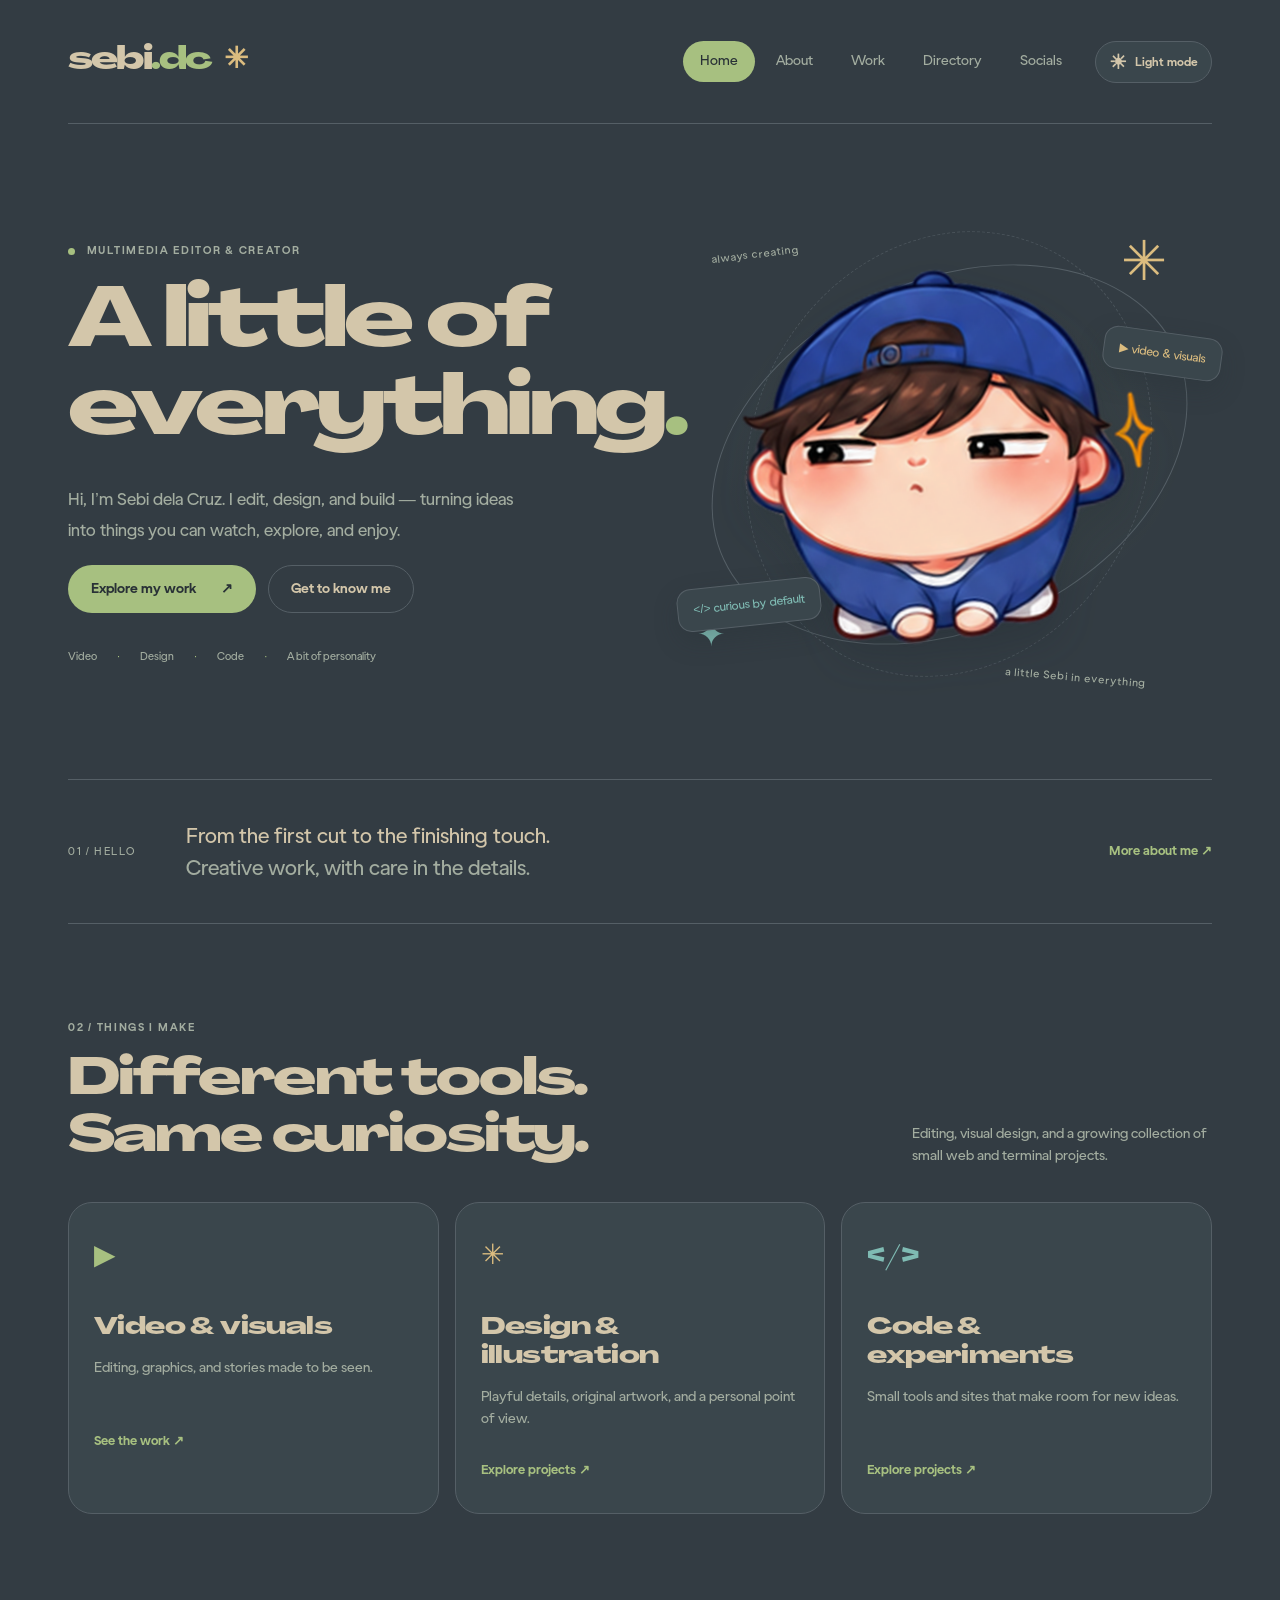
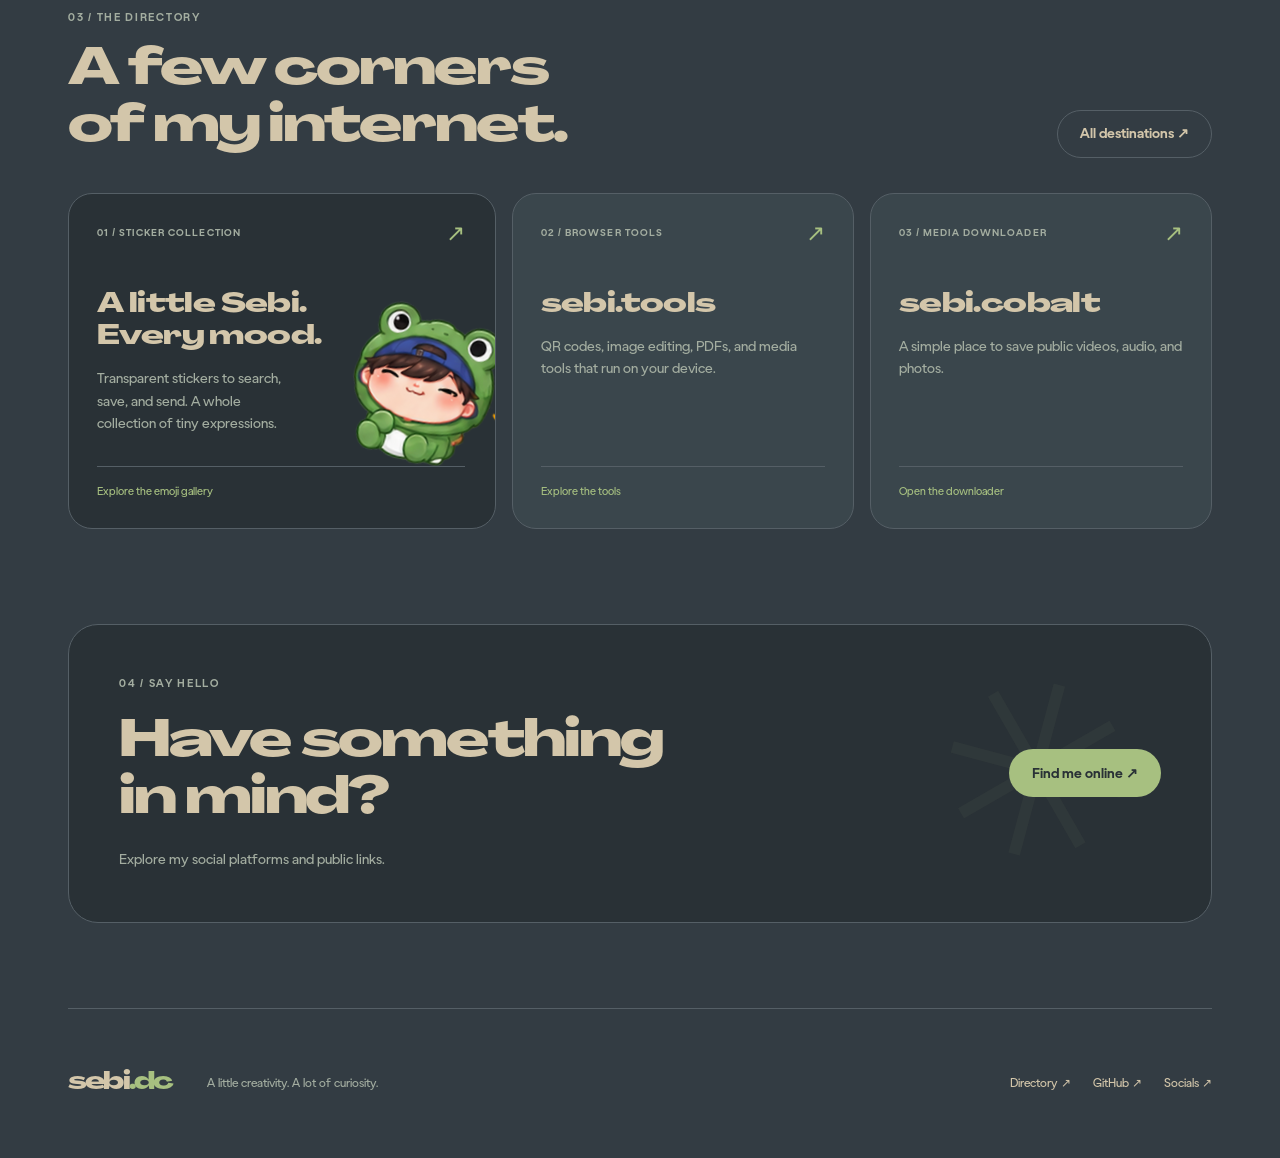
<file: index.html>
<!doctype html><html lang="en"><head><meta charset="utf-8"><meta name="viewport" content="width=device-width, initial-scale=1"><meta name="theme-color" content="#333c43"><meta name="description" content="Video, design, code, and a little personality. Explore Sebi dela Cruz’s creative work and public projects."><title>Sebi dela Cruz — Multimedia Editor &amp; Creator</title><link rel="canonical" href="https://sebidc.github.io/"><meta property="og:title" content="Sebi dela Cruz — Multimedia Editor &amp; Creator"><meta property="og:description" content="Video, design, code, and a little personality. Explore Sebi dela Cruz’s creative work and public projects."><meta property="og:type" content="website"><meta property="og:url" content="https://sebidc.github.io/"><meta property="og:image" content="https://sebidc.github.io/assets/images/sebi-camera.png"><script>(()=>{let theme='dark';try{if(localStorage.getItem('sebi-theme')==='light')theme='light'}catch{}document.documentElement.dataset.theme=theme;document.querySelector('meta[name="theme-color"]')?.setAttribute('content',theme==='light'?'#f2efdf':'#333c43')})();</script><link rel="icon" type="image/svg+xml" href="/assets/favicon.svg"><link rel="preload" href="/assets/fonts/agrandir-grand-heavy.woff2" as="font" type="font/woff2" crossorigin><link rel="stylesheet" href="/assets/style.css"><script src="/assets/site.js" defer></script></head><body class="page-home"><a class="skip-link" href="#main">Skip to content</a><div class="site-shell"><header class="site-header"><a class="wordmark" href="/" aria-label="Sebi home">sebi<span class="green">.dc</span><span class="wordmark-star" aria-hidden="true">✳</span></a><div class="header-actions"><nav aria-label="Main navigation"><a href="/" aria-current="page">Home</a><a href="/about/" >About</a><a href="/work/" >Work</a><a href="/directory/" >Directory</a><a href="/socials/" >Socials</a></nav><button class="theme-toggle" type="button" data-theme-toggle aria-label="Switch to light mode" title="Switch to light mode"><span class="theme-icon" aria-hidden="true">☀</span><span class="theme-label">Light mode</span></button></div></header><main id="main"><section class="hero"><div class="hero-copy"><p class="eyebrow"><span class="dot"></span> MULTIMEDIA EDITOR & CREATOR</p><h1>A little of<br>everything<span class="green">.</span></h1><p class="hero-description">Hi, I’m Sebi dela Cruz. I edit, design, and build — turning ideas into things you can watch, explore, and enjoy.</p><div class="actions"><a class="button primary" href="/work/">Explore my work <span>↗</span></a><a class="button secondary" href="/about/">Get to know me</a></div><div class="hero-footnote"><span>Video</span><span>Design</span><span>Code</span><span>A bit of personality</span></div></div><div class="hero-art"><div class="orbit orbit-one"></div><div class="orbit orbit-two"></div><span class="art-star star-one">✳</span><span class="art-star star-two">✦</span><div class="art-label label-top">always creating</div><div class="art-label label-bottom">a little Sebi in everything</div><button class="home-emoji hero-sticker" type="button" data-emoji-play aria-label="Animate Sebi with side eye sparkle"><img src="/assets/images/sebi-side-eye-sparkle.png" alt=""></button><span class="floating-tag tag-video">▶ video & visuals</span><span class="floating-tag tag-code">&lt;/&gt; curious by default</span></div></section>
<section id="me" class="intro-strip"><span class="section-number">01 / HELLO</span><p>From the first cut to the finishing touch.<br><span class="muted">Creative work, with care in the details.</span></p><a class="text-link" href="/about/">More about me ↗</a></section>
<section id="works"><div class="section-heading"><div><p class="eyebrow">02 / THINGS I MAKE</p><h2>Different tools.<br>Same curiosity.</h2></div><p>Editing, visual design, and a growing collection of small web and terminal projects.</p></div><div class="practice-grid"><a class="practice-card" href="/work/"><span class="practice-icon">▶</span><h3>Video & visuals</h3><p>Editing, graphics, and stories made to be seen.</p><span class="text-link">See the work ↗</span></a><a class="practice-card" href="/work/"><span class="practice-icon">✳</span><h3>Design & illustration</h3><p>Playful details, original artwork, and a personal point of view.</p><span class="text-link">Explore projects ↗</span></a><a class="practice-card" href="/work/#tools"><span class="practice-icon">&lt;/&gt;</span><h3>Code & experiments</h3><p>Small tools and sites that make room for new ideas.</p><span class="text-link">Explore projects ↗</span></a></div></section>
<section><div class="section-heading"><div><p class="eyebrow">03 / THE DIRECTORY</p><h2>A few corners<br>of my internet.</h2></div><a class="button secondary" href="/directory/">All destinations ↗</a></div><div class="project-grid home-projects"><a class="project-card with-art" href="https://sebidc.github.io/sebi.emojis/" target="_blank" rel="noopener noreferrer"><div class="card-top"><span class="eyebrow">01 / STICKER COLLECTION</span><span class="arrow" aria-hidden="true">↗</span></div><div class="card-art"><img src="/assets/images/sebi-frog.png" alt="" loading="lazy"></div><h3>A little Sebi.<br>Every mood.</h3><p>Transparent stickers to search, save, and send. A whole collection of tiny expressions.</p><span class="card-tag">Explore the emoji gallery</span></a><a class="project-card " href="https://sebidc.github.io/sebi.tools/" target="_blank" rel="noopener noreferrer"><div class="card-top"><span class="eyebrow">02 / BROWSER TOOLS</span><span class="arrow" aria-hidden="true">↗</span></div><h3>sebi.tools</h3><p>QR codes, image editing, PDFs, and media tools that run on your device.</p><span class="card-tag">Explore the tools</span></a><a class="project-card " href="https://sebidc.github.io/sebi.cobalt/" target="_blank" rel="noopener noreferrer"><div class="card-top"><span class="eyebrow">03 / MEDIA DOWNLOADER</span><span class="arrow" aria-hidden="true">↗</span></div><h3>sebi.cobalt</h3><p>A simple place to save public videos, audio, and photos.</p><span class="card-tag">Open the downloader</span></a></div></section>
<section id="socials" class="contact-banner"><div><p class="eyebrow">04 / SAY HELLO</p><h2>Have something<br>in mind?</h2><p>Explore my social platforms and public links.</p></div><a class="button primary" href="/socials/">Find me online ↗</a><span class="banner-star" aria-hidden="true">✳</span></section></main><footer><a class="wordmark" href="/">sebi<span class="green">.dc</span></a><p>A little creativity. A lot of curiosity.</p><div><a href="/directory/">Directory ↗</a><a href="https://github.com/sebidc" target="_blank" rel="noopener noreferrer">GitHub ↗</a><a href="/socials/">Socials ↗</a></div></footer></div></body></html>
</file>
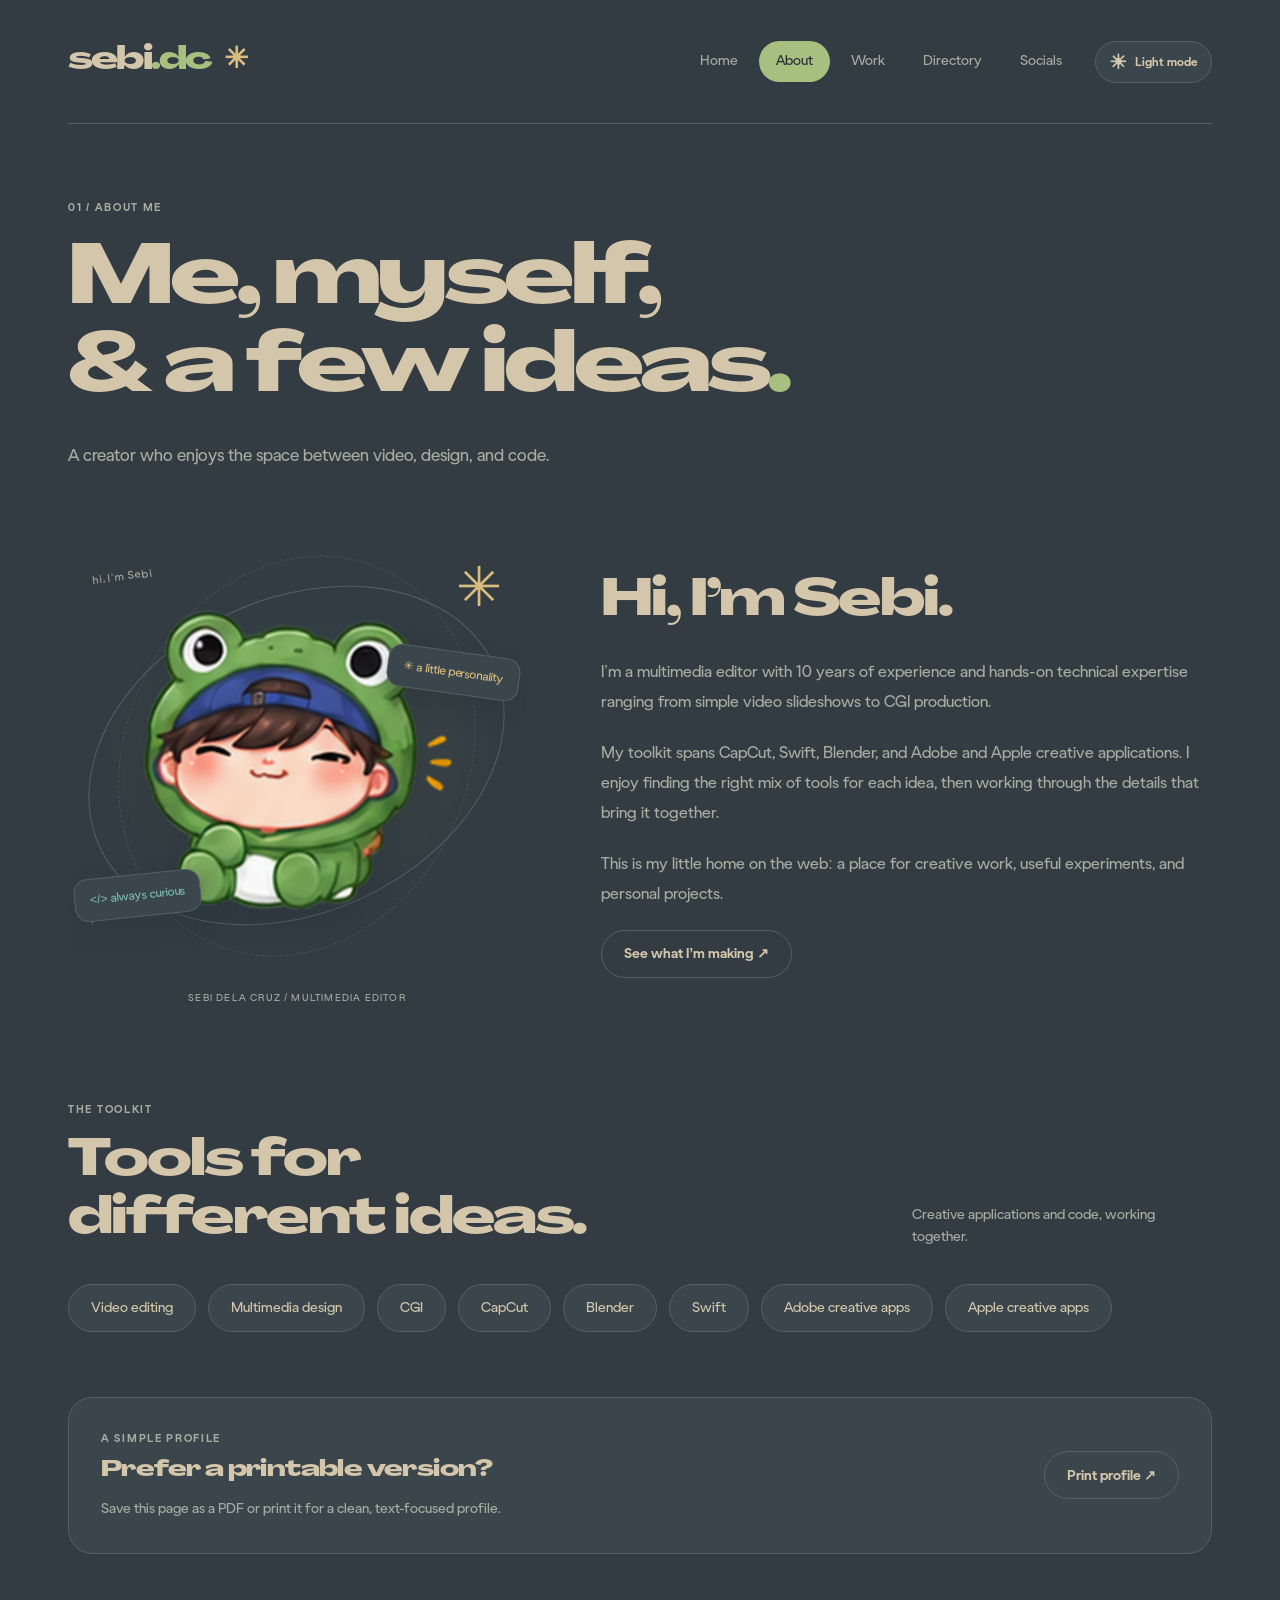
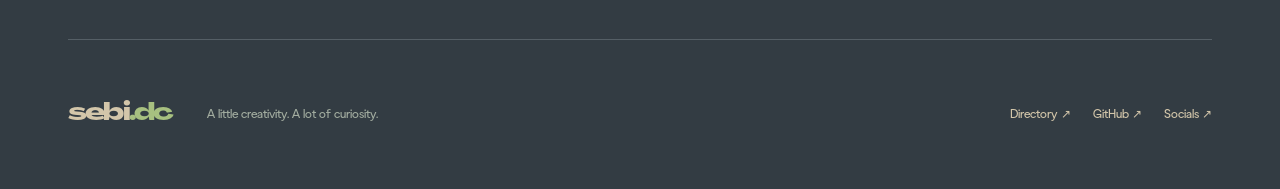
<file: about/index.html>
<!doctype html><html lang="en"><head><meta charset="utf-8"><meta name="viewport" content="width=device-width, initial-scale=1"><meta name="theme-color" content="#333c43"><meta name="description" content="Meet Sebi dela Cruz, a multimedia editor working across video, visual design, CGI, and code."><title>About — Sebi dela Cruz</title><link rel="canonical" href="https://sebidc.github.io/about/"><meta property="og:title" content="About — Sebi dela Cruz"><meta property="og:description" content="Meet Sebi dela Cruz, a multimedia editor working across video, visual design, CGI, and code."><meta property="og:type" content="website"><meta property="og:url" content="https://sebidc.github.io/about/"><meta property="og:image" content="https://sebidc.github.io/assets/images/sebi-camera.png"><script>(()=>{let theme='dark';try{if(localStorage.getItem('sebi-theme')==='light')theme='light'}catch{}document.documentElement.dataset.theme=theme;document.querySelector('meta[name="theme-color"]')?.setAttribute('content',theme==='light'?'#f2efdf':'#333c43')})();</script><link rel="icon" type="image/svg+xml" href="/assets/favicon.svg"><link rel="preload" href="/assets/fonts/agrandir-grand-heavy.woff2" as="font" type="font/woff2" crossorigin><link rel="stylesheet" href="/assets/style.css"><script src="/assets/site.js" defer></script></head><body class="page-about"><a class="skip-link" href="#main">Skip to content</a><div class="site-shell"><header class="site-header"><a class="wordmark" href="/" aria-label="Sebi home">sebi<span class="green">.dc</span><span class="wordmark-star" aria-hidden="true">✳</span></a><div class="header-actions"><nav aria-label="Main navigation"><a href="/" >Home</a><a href="/about/" aria-current="page">About</a><a href="/work/" >Work</a><a href="/directory/" >Directory</a><a href="/socials/" >Socials</a></nav><button class="theme-toggle" type="button" data-theme-toggle aria-label="Switch to light mode" title="Switch to light mode"><span class="theme-icon" aria-hidden="true">☀</span><span class="theme-label">Light mode</span></button></div></header><main id="main"><section class="page-intro"><p class="eyebrow">01 / ABOUT ME</p><h1>Me, myself,<br>& a few ideas<span class="green">.</span></h1><p class="intro-copy">A creator who enjoys the space between video, design, and code.</p></section><section class="about-layout"><div class="portrait-card"><div class="hero-art about-emoji-art"><div class="orbit orbit-one"></div><div class="orbit orbit-two"></div><span class="art-star star-one" aria-hidden="true">✳</span><span class="art-star star-two" aria-hidden="true">✦</span><div class="art-label label-top">hi, I’m Sebi</div><button class="home-emoji hero-sticker" type="button" data-emoji-play aria-label="Animate Sebi in a frog hood"><img src="/assets/images/sebi-frog.png" alt=""></button><span class="floating-tag tag-video">✳ a little personality</span><span class="floating-tag tag-code">&lt;/&gt; always curious</span></div><span>sebi dela cruz / multimedia editor</span></div><div class="about-copy"><h2>Hi, I’m Sebi.</h2><p>I’m a multimedia editor with 10 years of experience and hands-on technical expertise ranging from simple video slideshows to CGI production.</p><p>My toolkit spans CapCut, Swift, Blender, and Adobe and Apple creative applications. I enjoy finding the right mix of tools for each idea, then working through the details that bring it together.</p><p>This is my little home on the web: a place for creative work, useful experiments, and personal projects.</p><a class="button secondary" href="/work/">See what I’m making ↗</a></div></section><section class="skills-section"><div class="section-heading"><div><p class="eyebrow">THE TOOLKIT</p><h2>Tools for<br>different ideas.</h2></div><p>Creative applications and code, working together.</p></div><div class="skill-tags"><span>Video editing</span><span>Multimedia design</span><span>CGI</span><span>CapCut</span><span>Blender</span><span>Swift</span><span>Adobe creative apps</span><span>Apple creative apps</span></div></section><section class="note-panel"><div><p class="eyebrow">A SIMPLE PROFILE</p><h3>Prefer a printable version?</h3><p>Save this page as a PDF or print it for a clean, text-focused profile.</p></div><button class="button secondary" type="button" data-print>Print profile ↗</button></section></main><footer><a class="wordmark" href="/">sebi<span class="green">.dc</span></a><p>A little creativity. A lot of curiosity.</p><div><a href="/directory/">Directory ↗</a><a href="https://github.com/sebidc" target="_blank" rel="noopener noreferrer">GitHub ↗</a><a href="/socials/">Socials ↗</a></div></footer></div></body></html>
</file>
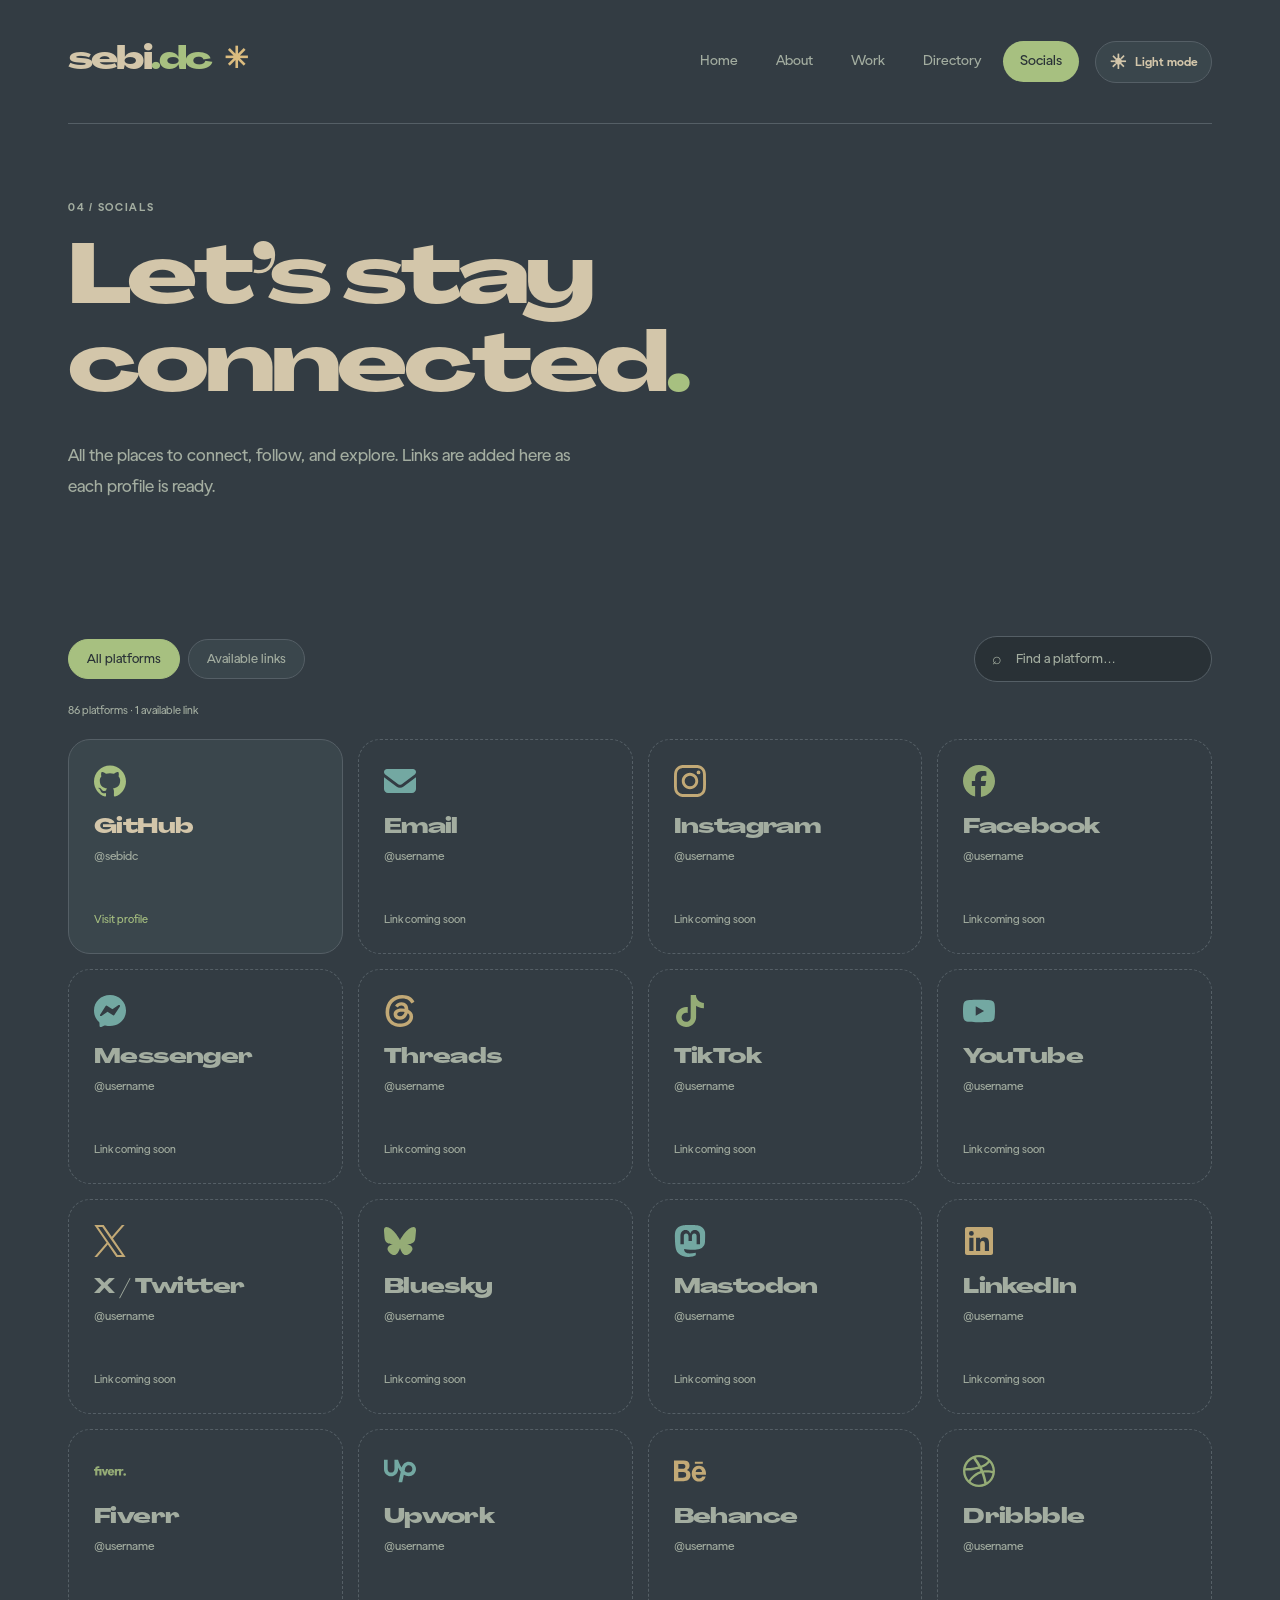
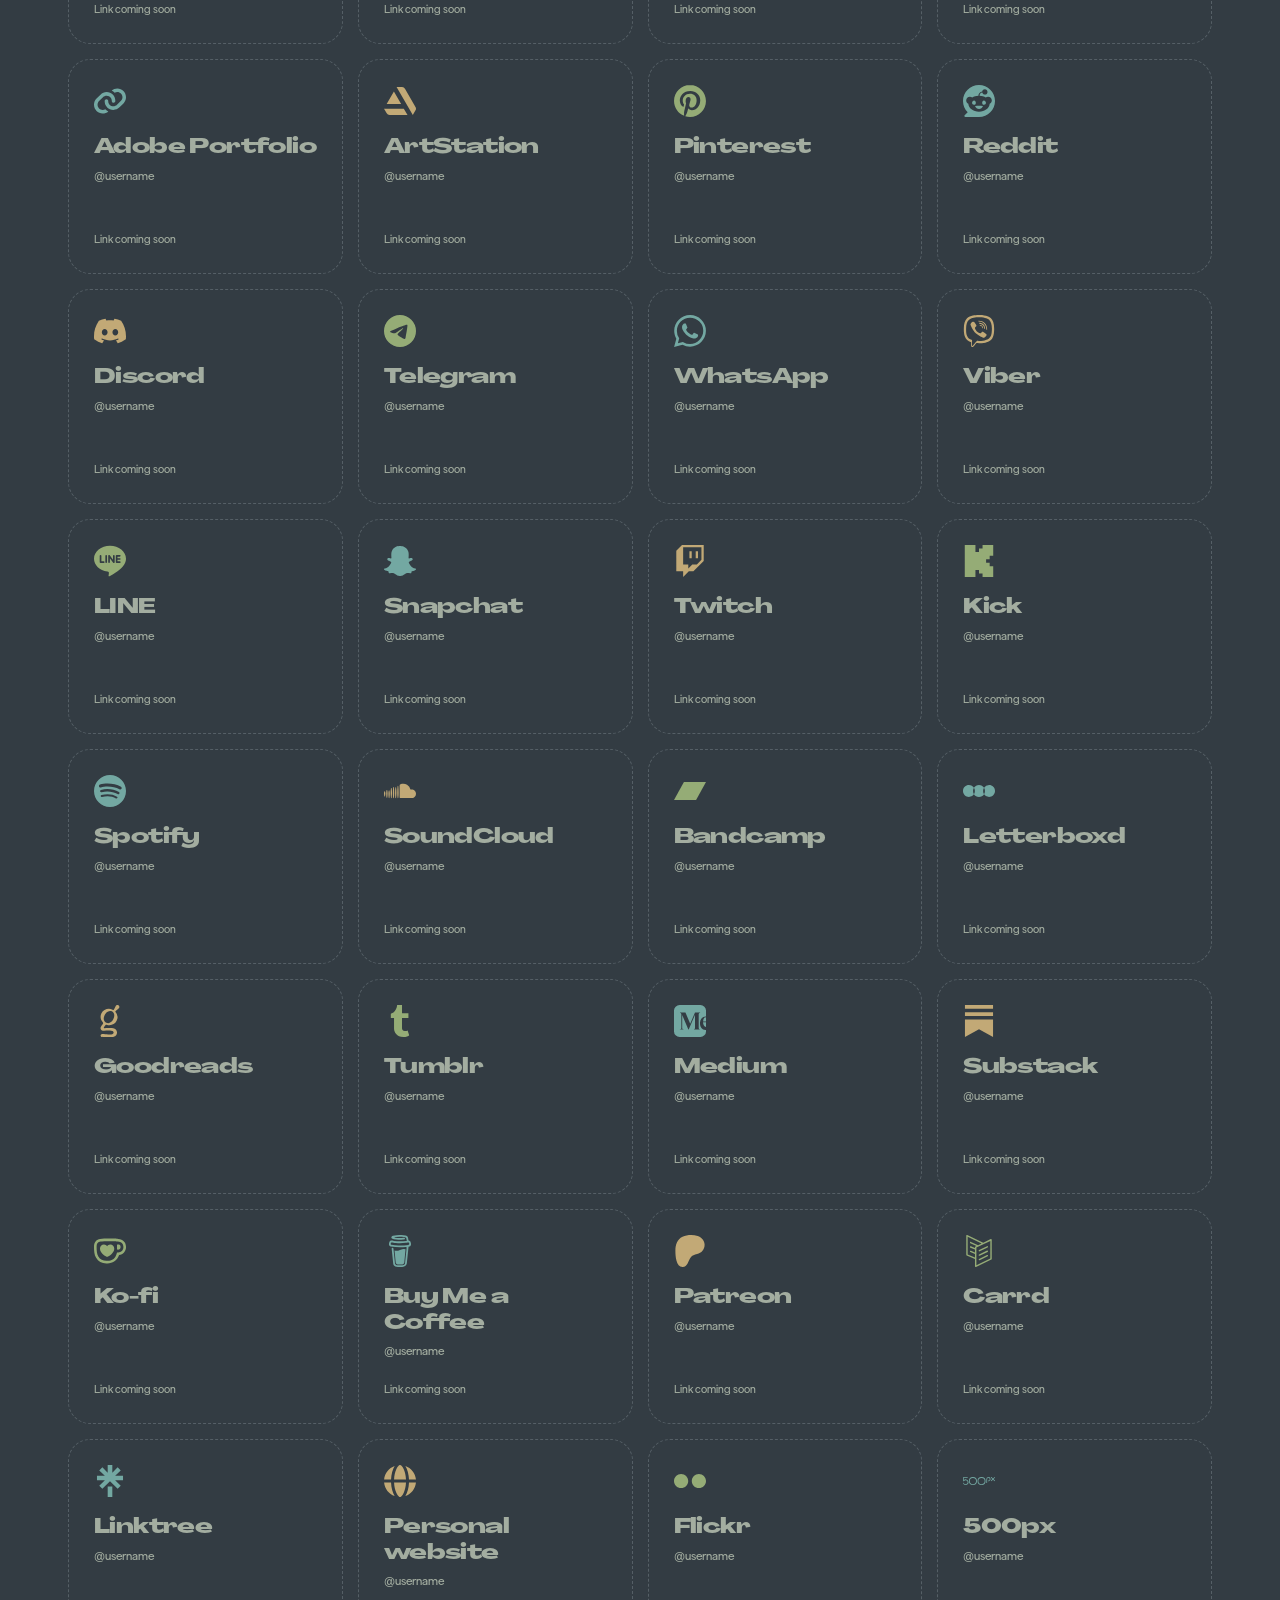
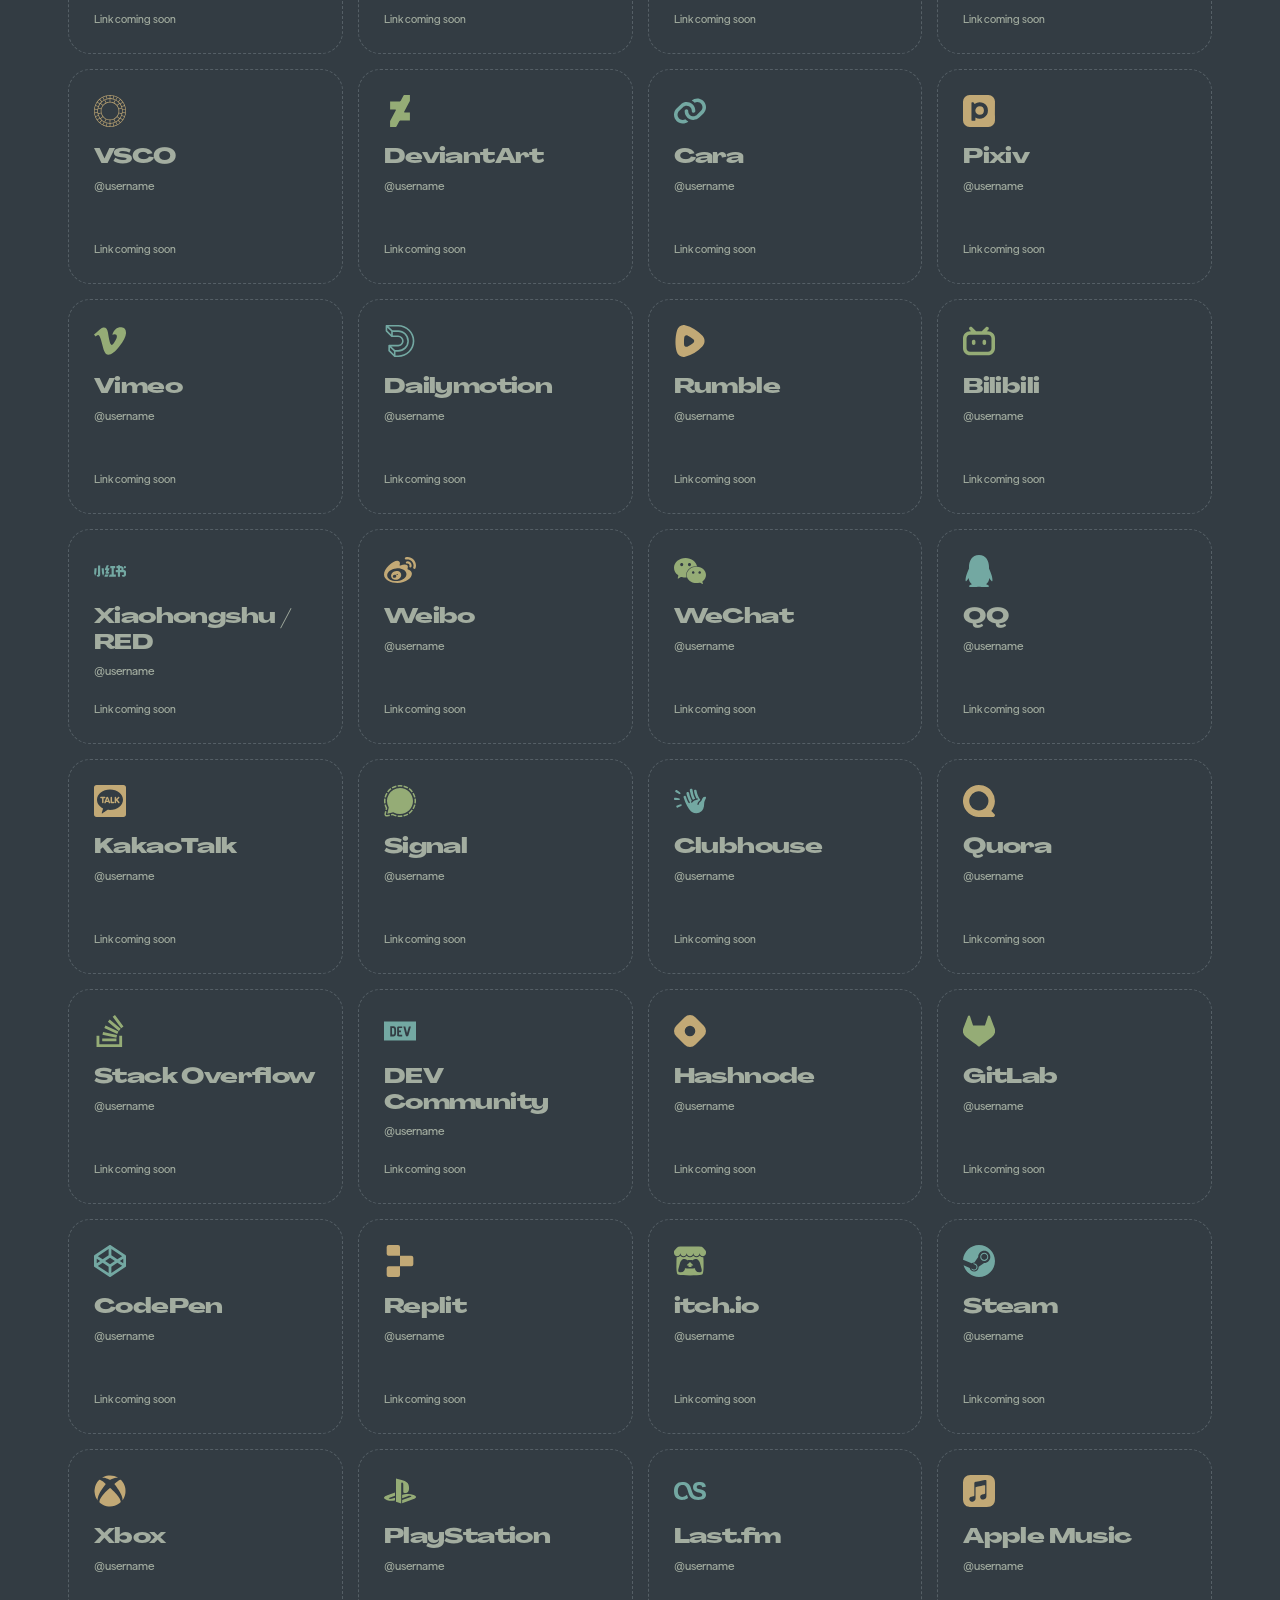
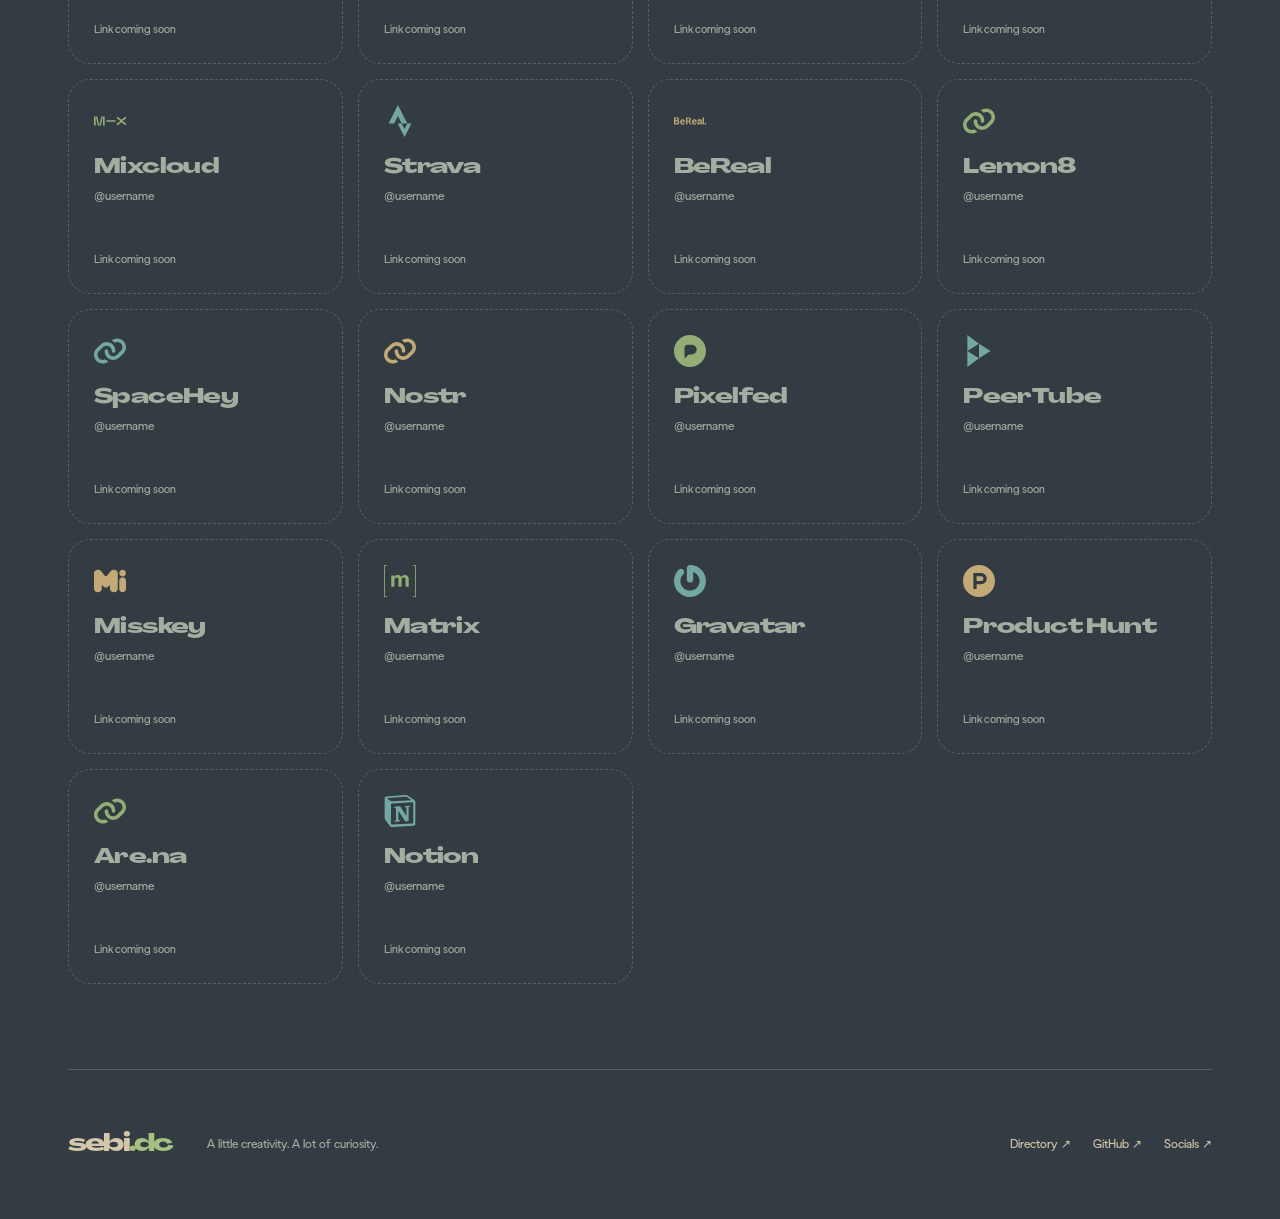
<file: contact/index.html>
<!doctype html><html lang="en"><head><meta charset="utf-8"><meta name="viewport" content="width=device-width, initial-scale=1"><meta http-equiv="refresh" content="0; url=/socials/"><link rel="canonical" href="https://sebidc.github.io/socials/"><title>Socials — Sebi dela Cruz</title><link rel="stylesheet" href="/assets/style.css"></head><body><main class="site-shell page-intro"><h1>Find me online.</h1><a class="button primary" href="/socials/">Open Socials ↗</a></main></body></html>
</file>
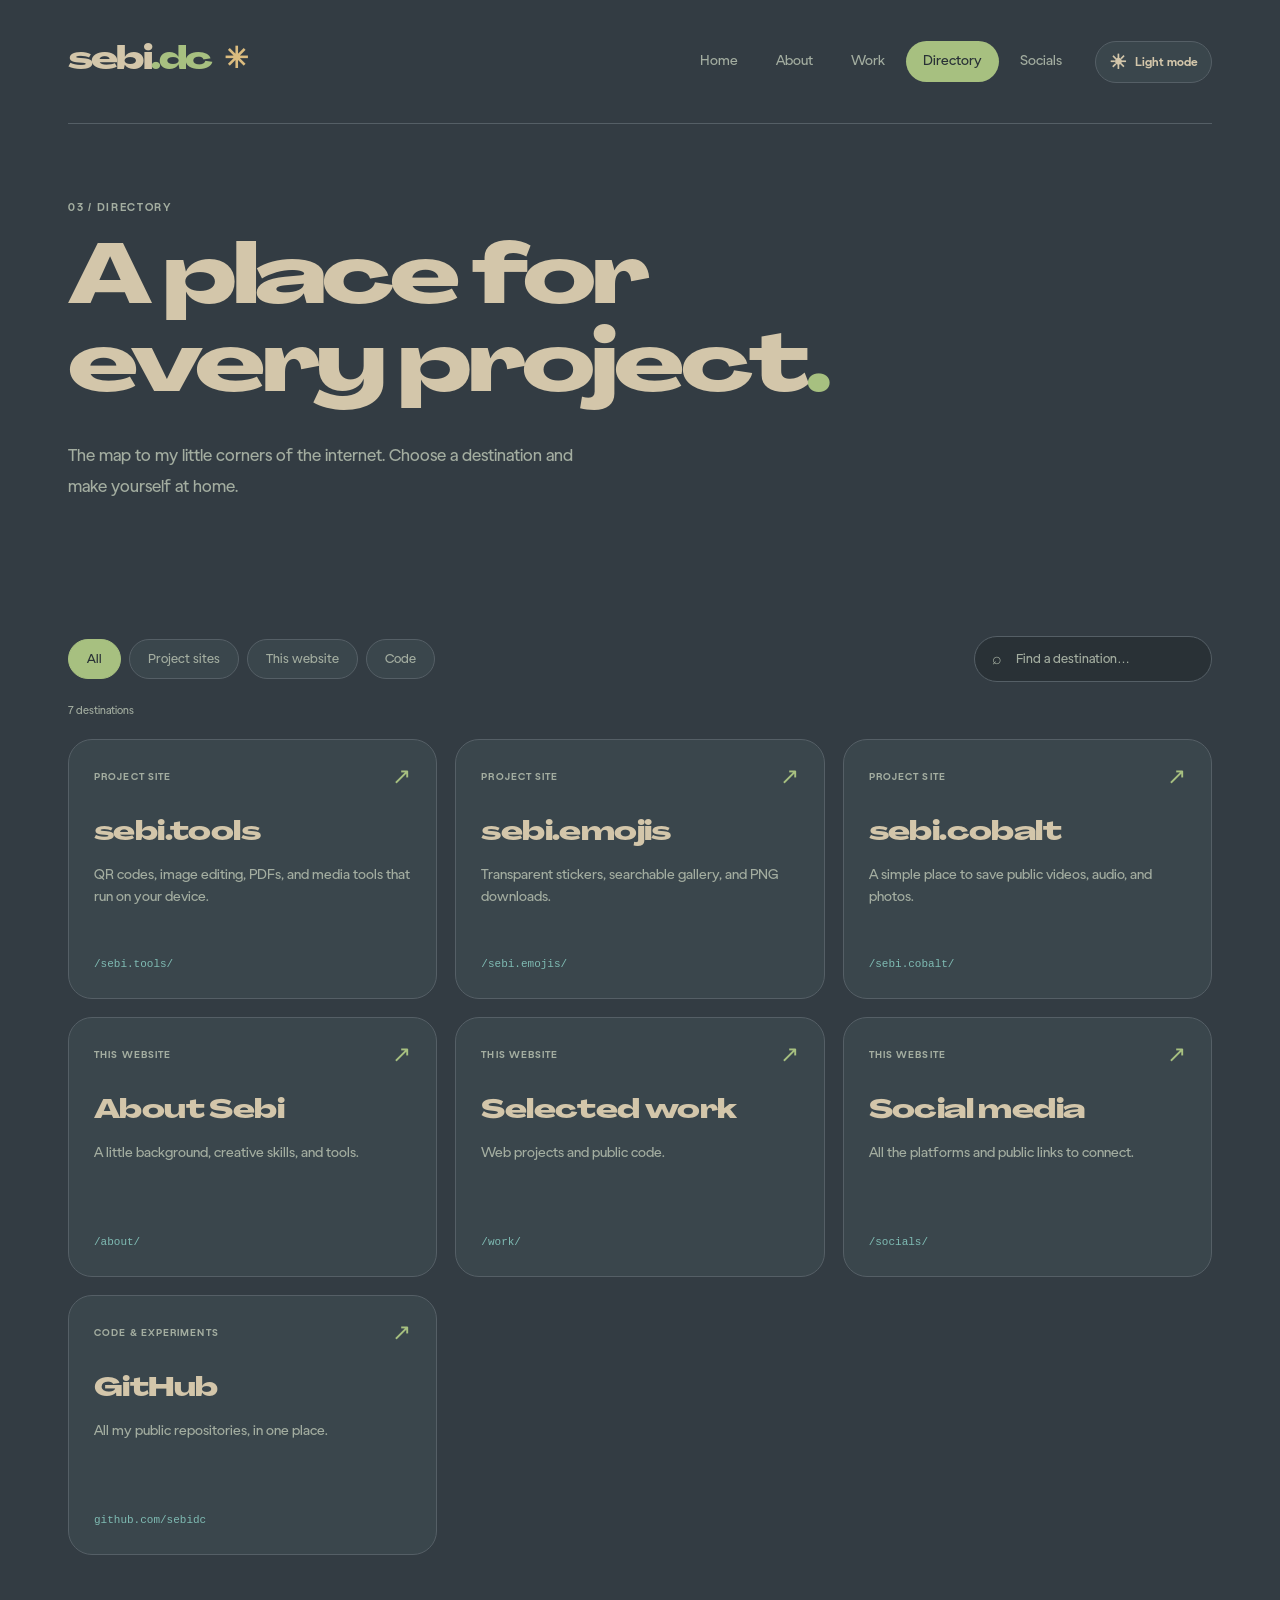
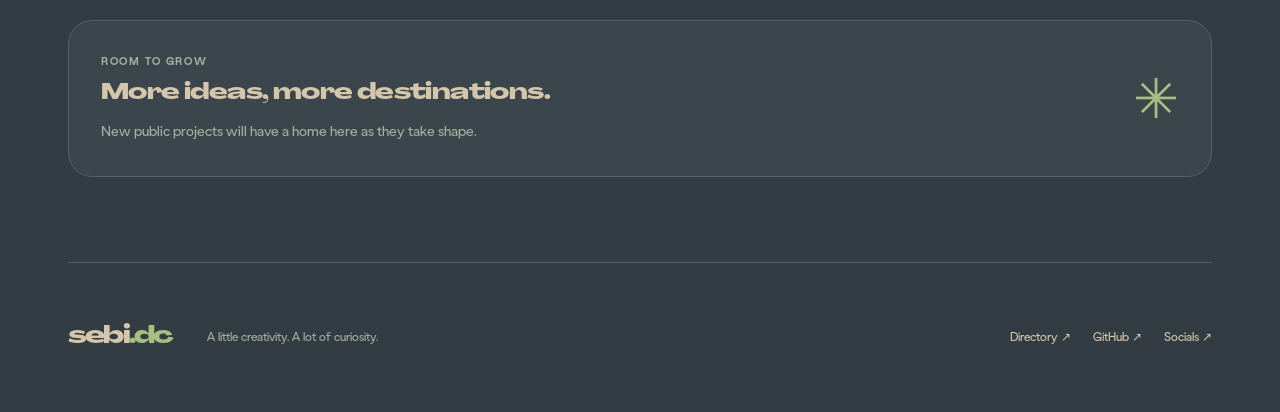
<file: directory/index.html>
<!doctype html><html lang="en"><head><meta charset="utf-8"><meta name="viewport" content="width=device-width, initial-scale=1"><meta name="theme-color" content="#333c43"><meta name="description" content="Find Sebi’s project sites, emoji gallery, portfolio pages, and public code."><title>Directory — Sebi dela Cruz</title><link rel="canonical" href="https://sebidc.github.io/directory/"><meta property="og:title" content="Directory — Sebi dela Cruz"><meta property="og:description" content="Find Sebi’s project sites, emoji gallery, portfolio pages, and public code."><meta property="og:type" content="website"><meta property="og:url" content="https://sebidc.github.io/directory/"><meta property="og:image" content="https://sebidc.github.io/assets/images/sebi-camera.png"><script>(()=>{let theme='dark';try{if(localStorage.getItem('sebi-theme')==='light')theme='light'}catch{}document.documentElement.dataset.theme=theme;document.querySelector('meta[name="theme-color"]')?.setAttribute('content',theme==='light'?'#f2efdf':'#333c43')})();</script><link rel="icon" type="image/svg+xml" href="/assets/favicon.svg"><link rel="preload" href="/assets/fonts/agrandir-grand-heavy.woff2" as="font" type="font/woff2" crossorigin><link rel="stylesheet" href="/assets/style.css"><script src="/assets/site.js" defer></script></head><body class="page-directory"><a class="skip-link" href="#main">Skip to content</a><div class="site-shell"><header class="site-header"><a class="wordmark" href="/" aria-label="Sebi home">sebi<span class="green">.dc</span><span class="wordmark-star" aria-hidden="true">✳</span></a><div class="header-actions"><nav aria-label="Main navigation"><a href="/" >Home</a><a href="/about/" >About</a><a href="/work/" >Work</a><a href="/directory/" aria-current="page">Directory</a><a href="/socials/" >Socials</a></nav><button class="theme-toggle" type="button" data-theme-toggle aria-label="Switch to light mode" title="Switch to light mode"><span class="theme-icon" aria-hidden="true">☀</span><span class="theme-label">Light mode</span></button></div></header><main id="main"><section class="page-intro"><p class="eyebrow">03 / DIRECTORY</p><h1>A place for<br>every project<span class="green">.</span></h1><p class="intro-copy">The map to my little corners of the internet. Choose a destination and make yourself at home.</p></section><section class="directory-section"><div class="directory-toolbar"><div class="filter-group" aria-label="Filter destinations"><button class="filter active" data-filter="all" aria-pressed="true">All</button><button class="filter" data-filter="sites" aria-pressed="false">Project sites</button><button class="filter" data-filter="pages" aria-pressed="false">This website</button><button class="filter" data-filter="code" aria-pressed="false">Code</button></div><label class="search-box"><span aria-hidden="true">⌕</span><input id="directory-search" type="search" placeholder="Find a destination…" aria-label="Search destinations"></label></div><p class="result-count" aria-live="polite"></p><div class="directory-grid"><a class="destination" data-category="sites" href="https://sebidc.github.io/sebi.tools/" target="_blank" rel="noopener noreferrer"><div class="card-top"><span class="eyebrow">PROJECT SITE</span><span class="arrow" aria-hidden="true">↗</span></div><h3>sebi.tools</h3><p>QR codes, image editing, PDFs, and media tools that run on your device.</p><span class="route">/sebi.tools/</span></a><a class="destination" data-category="sites" href="https://sebidc.github.io/sebi.emojis/" target="_blank" rel="noopener noreferrer"><div class="card-top"><span class="eyebrow">PROJECT SITE</span><span class="arrow" aria-hidden="true">↗</span></div><h3>sebi.emojis</h3><p>Transparent stickers, searchable gallery, and PNG downloads.</p><span class="route">/sebi.emojis/</span></a><a class="destination" data-category="sites" href="https://sebidc.github.io/sebi.cobalt/" target="_blank" rel="noopener noreferrer"><div class="card-top"><span class="eyebrow">PROJECT SITE</span><span class="arrow" aria-hidden="true">↗</span></div><h3>sebi.cobalt</h3><p>A simple place to save public videos, audio, and photos.</p><span class="route">/sebi.cobalt/</span></a><a class="destination" data-category="pages" href="/about/" ><div class="card-top"><span class="eyebrow">THIS WEBSITE</span><span class="arrow" aria-hidden="true">↗</span></div><h3>About Sebi</h3><p>A little background, creative skills, and tools.</p><span class="route">/about/</span></a><a class="destination" data-category="pages" href="/work/" ><div class="card-top"><span class="eyebrow">THIS WEBSITE</span><span class="arrow" aria-hidden="true">↗</span></div><h3>Selected work</h3><p>Web projects and public code.</p><span class="route">/work/</span></a><a class="destination" data-category="pages" href="/socials/" ><div class="card-top"><span class="eyebrow">THIS WEBSITE</span><span class="arrow" aria-hidden="true">↗</span></div><h3>Social media</h3><p>All the platforms and public links to connect.</p><span class="route">/socials/</span></a><a class="destination" data-category="code" href="https://github.com/sebidc" target="_blank" rel="noopener noreferrer"><div class="card-top"><span class="eyebrow">CODE & EXPERIMENTS</span><span class="arrow" aria-hidden="true">↗</span></div><h3>GitHub</h3><p>All my public repositories, in one place.</p><span class="route">github.com/sebidc</span></a></div><p class="empty-state" hidden>No destinations found. Try a different search or filter.</p></section><aside class="note-panel"><div><p class="eyebrow">ROOM TO GROW</p><h3>More ideas, more destinations.</h3><p>New public projects will have a home here as they take shape.</p></div><span class="note-star" aria-hidden="true">✳</span></aside></main><footer><a class="wordmark" href="/">sebi<span class="green">.dc</span></a><p>A little creativity. A lot of curiosity.</p><div><a href="/directory/">Directory ↗</a><a href="https://github.com/sebidc" target="_blank" rel="noopener noreferrer">GitHub ↗</a><a href="/socials/">Socials ↗</a></div></footer></div></body></html>
</file>
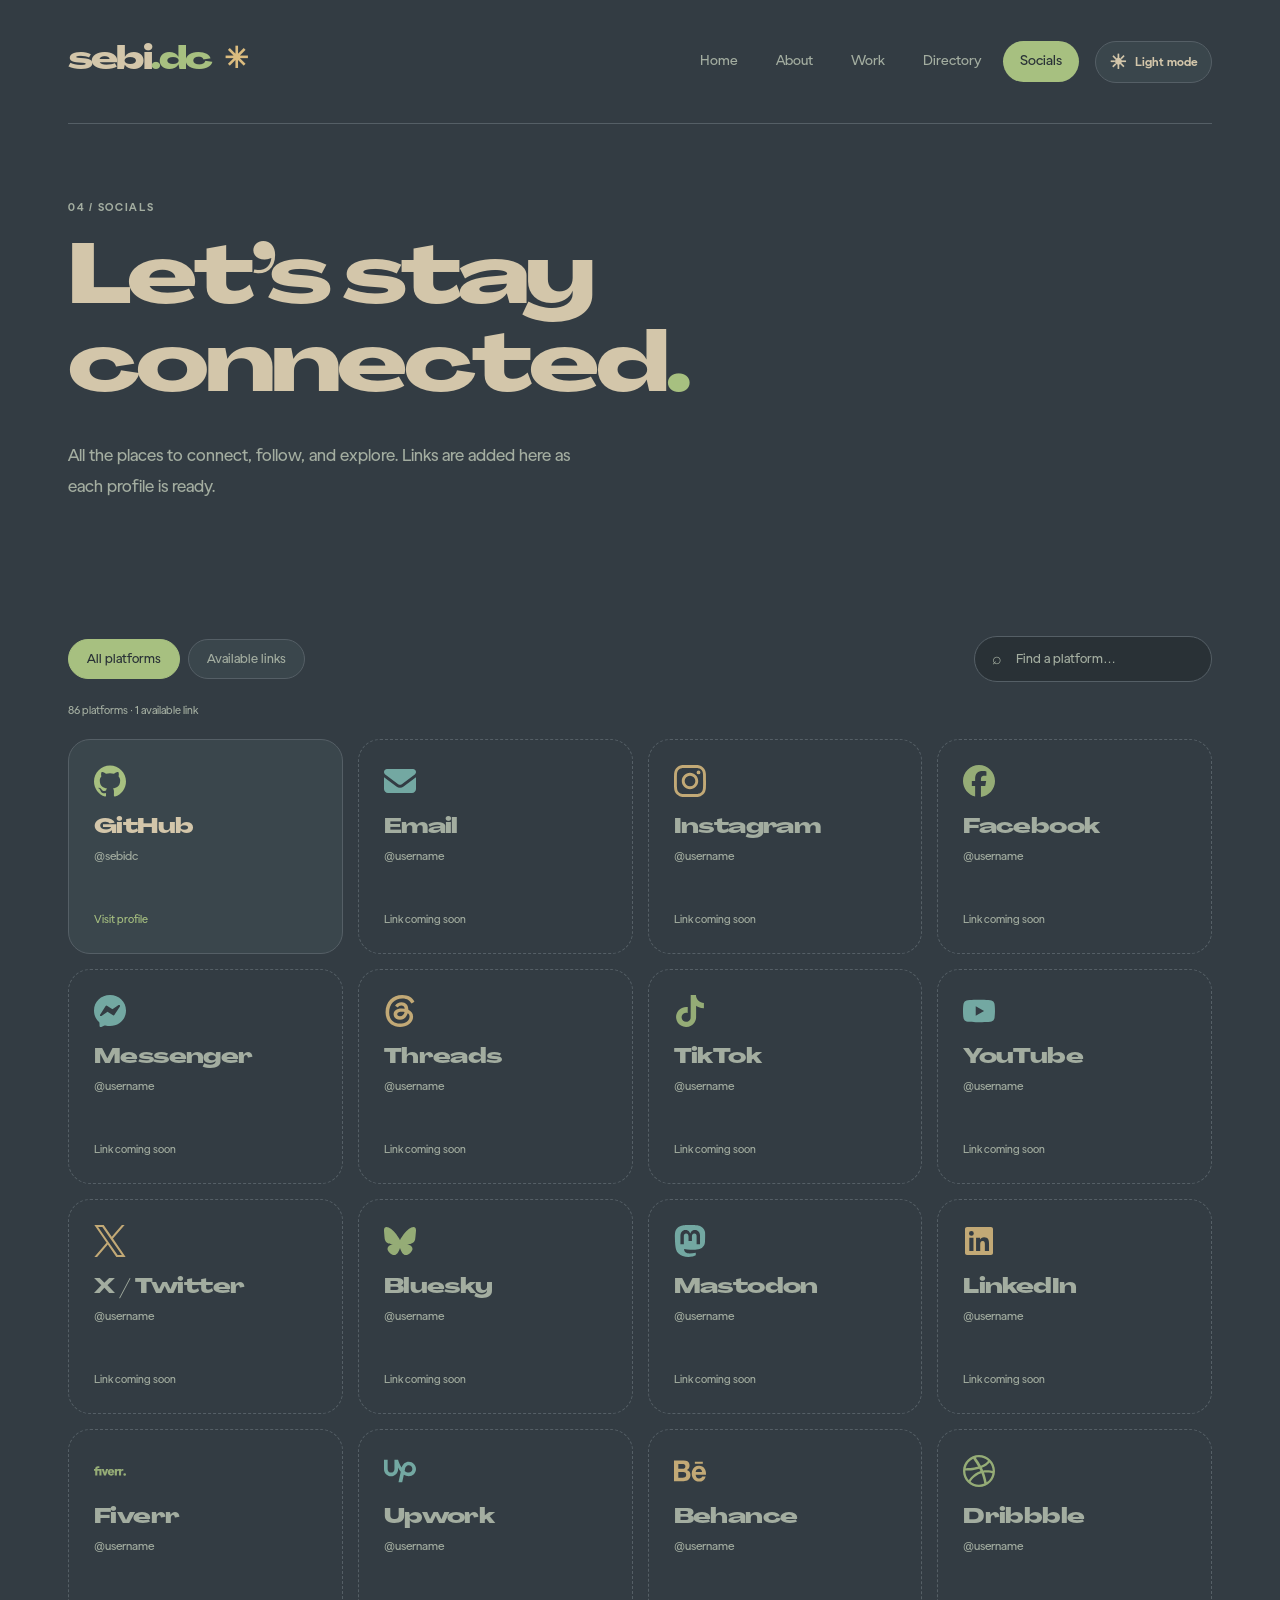
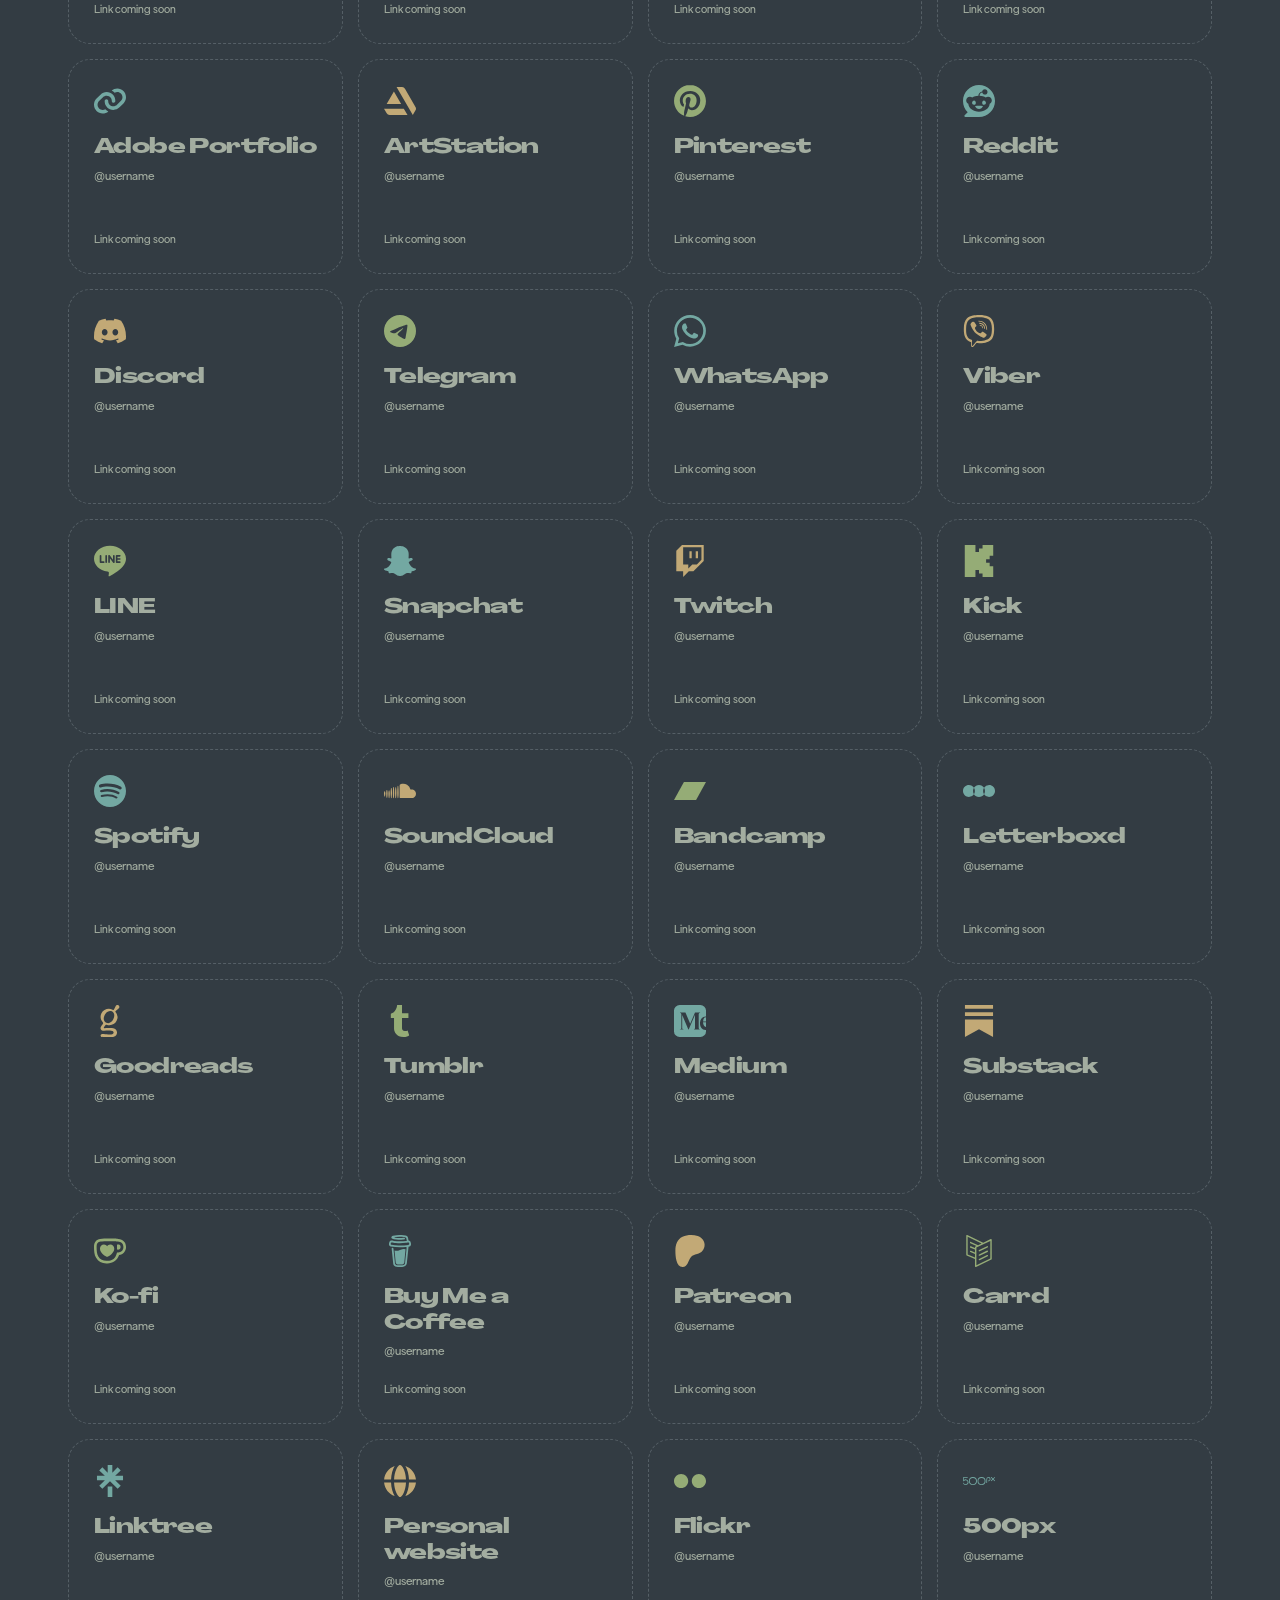
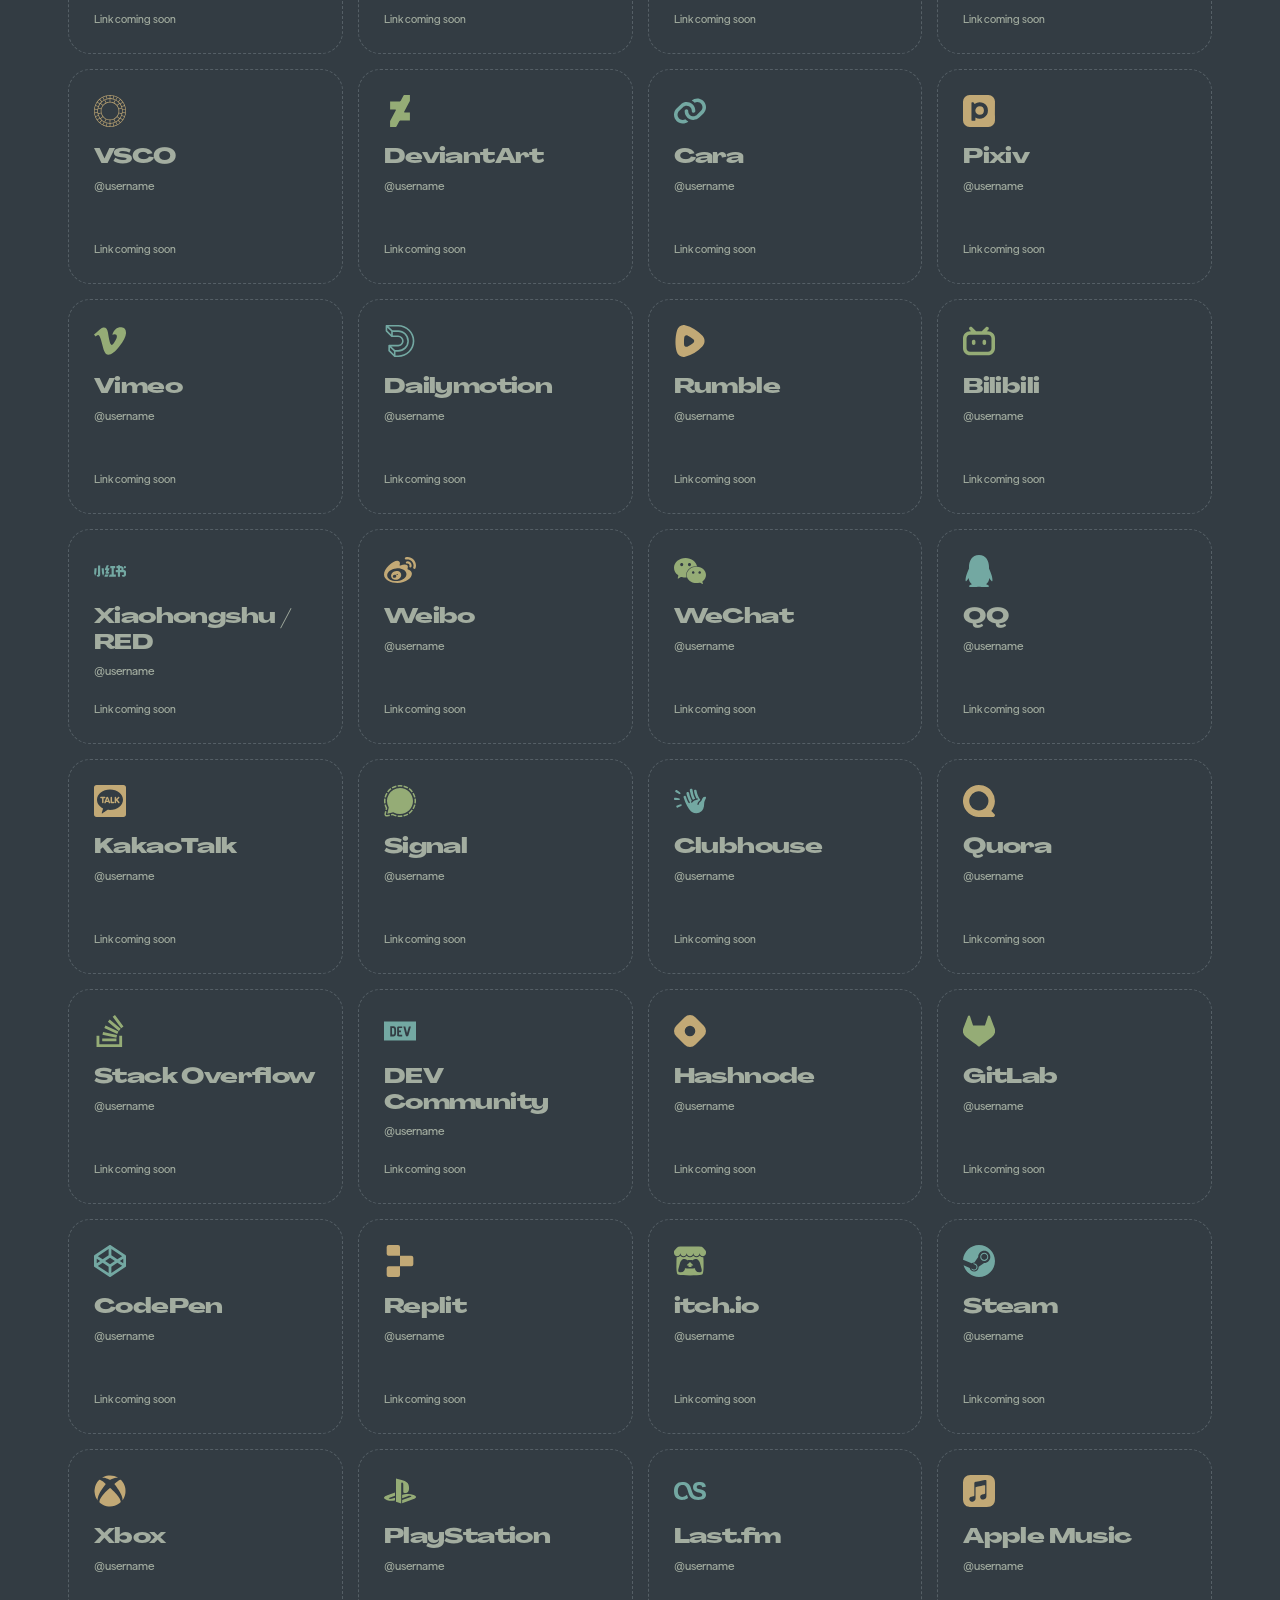
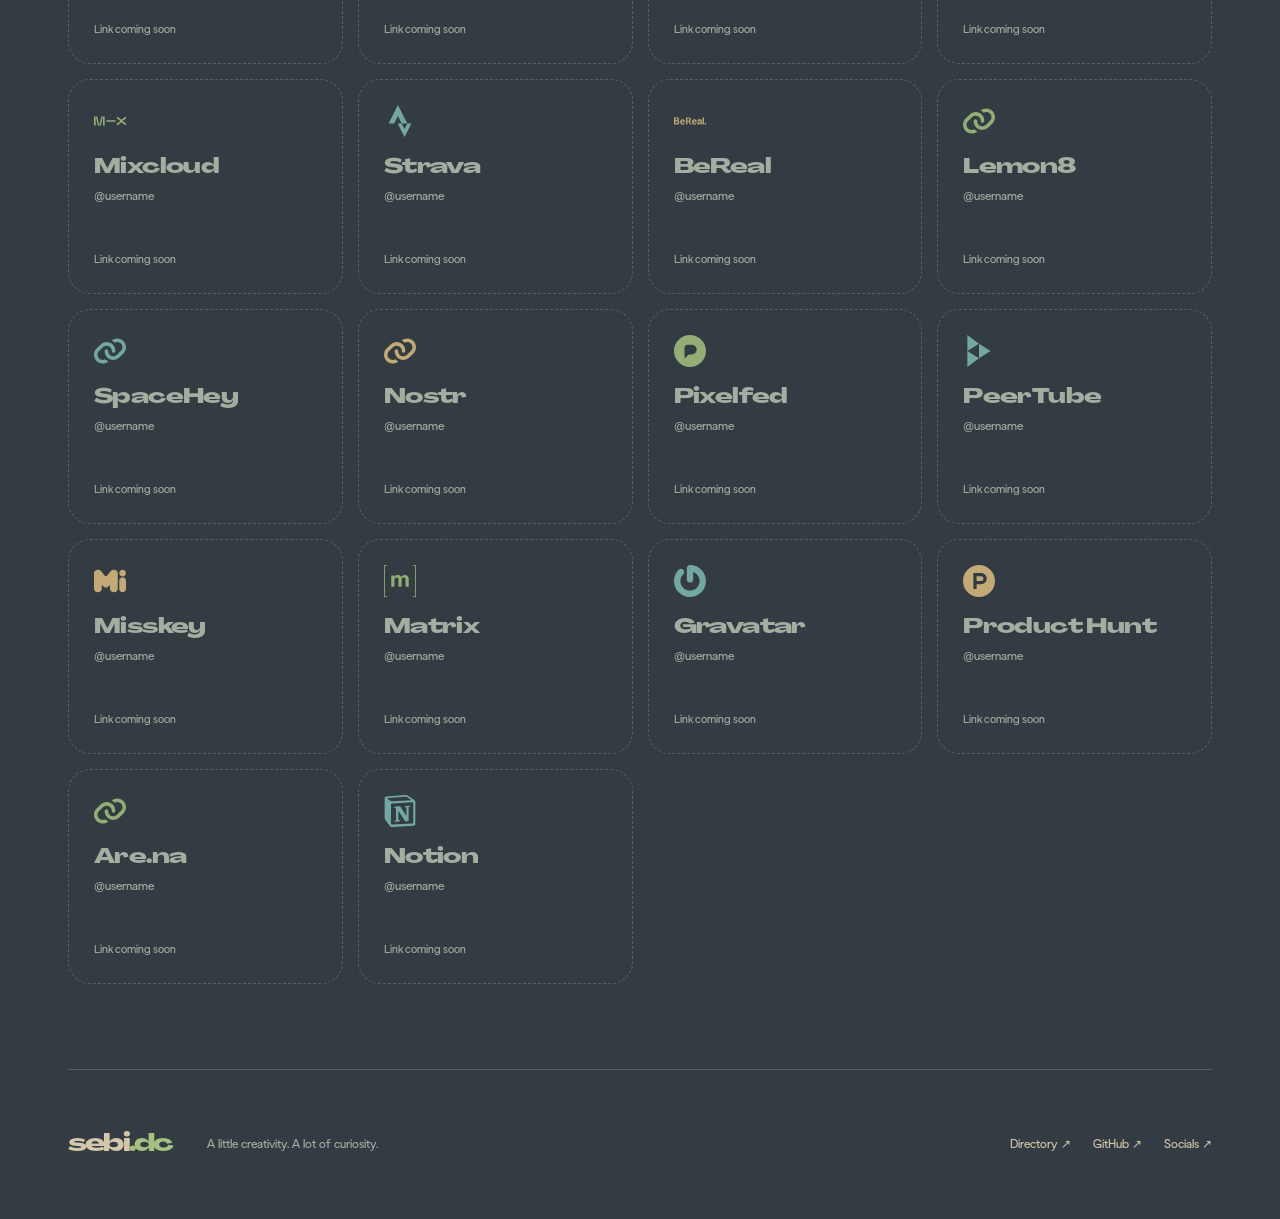
<file: socials/index.html>
<!doctype html><html lang="en"><head><meta charset="utf-8"><meta name="viewport" content="width=device-width, initial-scale=1"><meta name="theme-color" content="#333c43"><meta name="description" content="Find Sebi’s social profiles and a directory of platforms to connect on."><title>Socials — Sebi dela Cruz</title><link rel="canonical" href="https://sebidc.github.io/socials/"><meta property="og:title" content="Socials — Sebi dela Cruz"><meta property="og:description" content="Find Sebi’s social profiles and a directory of platforms to connect on."><meta property="og:type" content="website"><meta property="og:url" content="https://sebidc.github.io/socials/"><meta property="og:image" content="https://sebidc.github.io/assets/images/sebi-camera.png"><script>(()=>{let theme='dark';try{if(localStorage.getItem('sebi-theme')==='light')theme='light'}catch{}document.documentElement.dataset.theme=theme;document.querySelector('meta[name="theme-color"]')?.setAttribute('content',theme==='light'?'#f2efdf':'#333c43')})();</script><link rel="icon" type="image/svg+xml" href="/assets/favicon.svg"><link rel="preload" href="/assets/fonts/agrandir-grand-heavy.woff2" as="font" type="font/woff2" crossorigin><link rel="stylesheet" href="/assets/style.css"><script src="/assets/site.js" defer></script></head><body class="page-socials"><a class="skip-link" href="#main">Skip to content</a><div class="site-shell"><header class="site-header"><a class="wordmark" href="/" aria-label="Sebi home">sebi<span class="green">.dc</span><span class="wordmark-star" aria-hidden="true">✳</span></a><div class="header-actions"><nav aria-label="Main navigation"><a href="/" >Home</a><a href="/about/" >About</a><a href="/work/" >Work</a><a href="/directory/" >Directory</a><a href="/socials/" aria-current="page">Socials</a></nav><button class="theme-toggle" type="button" data-theme-toggle aria-label="Switch to light mode" title="Switch to light mode"><span class="theme-icon" aria-hidden="true">☀</span><span class="theme-label">Light mode</span></button></div></header><main id="main"><section class="page-intro"><p class="eyebrow">04 / SOCIALS</p><h1>Let’s stay<br>connected<span class="green">.</span></h1><p class="intro-copy">All the places to connect, follow, and explore. Links are added here as each profile is ready.</p></section><section class="socials-section"><div class="directory-toolbar"><div class="filter-group" aria-label="Filter social profiles"><button class="filter active" data-social-filter="all" aria-pressed="true">All platforms</button><button class="filter" data-social-filter="available" aria-pressed="false">Available links</button></div><label class="search-box"><span aria-hidden="true">⌕</span><input id="social-search" type="search" placeholder="Find a platform…" aria-label="Search social platforms"></label></div><p class="social-count result-count" aria-live="polite"></p><div class="social-grid"><a class="social-card" data-name="GitHub" data-username="@sebidc" data-available="true" href="https://github.com/sebidc" target="_blank" rel="noopener noreferrer"><svg class="social-icon" viewBox="0 0 24 24" aria-hidden="true"><use href="/assets/social-icons.svg#icon-github"></use></svg><h3>GitHub</h3><span class="social-username">@sebidc</span><span class="social-status">Visit profile</span></a><div class="social-card placeholder" data-name="Email" data-username="@username" data-available="false"><svg class="social-icon" viewBox="0 0 24 24" aria-hidden="true"><use href="/assets/social-icons.svg#icon-email"></use></svg><h3>Email</h3><span class="social-username">@username</span><span class="social-status">Link coming soon</span></div><div class="social-card placeholder" data-name="Instagram" data-username="@username" data-available="false"><svg class="social-icon" viewBox="0 0 24 24" aria-hidden="true"><use href="/assets/social-icons.svg#icon-instagram"></use></svg><h3>Instagram</h3><span class="social-username">@username</span><span class="social-status">Link coming soon</span></div><div class="social-card placeholder" data-name="Facebook" data-username="@username" data-available="false"><svg class="social-icon" viewBox="0 0 24 24" aria-hidden="true"><use href="/assets/social-icons.svg#icon-facebook"></use></svg><h3>Facebook</h3><span class="social-username">@username</span><span class="social-status">Link coming soon</span></div><div class="social-card placeholder" data-name="Messenger" data-username="@username" data-available="false"><svg class="social-icon" viewBox="0 0 24 24" aria-hidden="true"><use href="/assets/social-icons.svg#icon-messenger"></use></svg><h3>Messenger</h3><span class="social-username">@username</span><span class="social-status">Link coming soon</span></div><div class="social-card placeholder" data-name="Threads" data-username="@username" data-available="false"><svg class="social-icon" viewBox="0 0 24 24" aria-hidden="true"><use href="/assets/social-icons.svg#icon-threads"></use></svg><h3>Threads</h3><span class="social-username">@username</span><span class="social-status">Link coming soon</span></div><div class="social-card placeholder" data-name="TikTok" data-username="@username" data-available="false"><svg class="social-icon" viewBox="0 0 24 24" aria-hidden="true"><use href="/assets/social-icons.svg#icon-tiktok"></use></svg><h3>TikTok</h3><span class="social-username">@username</span><span class="social-status">Link coming soon</span></div><div class="social-card placeholder" data-name="YouTube" data-username="@username" data-available="false"><svg class="social-icon" viewBox="0 0 24 24" aria-hidden="true"><use href="/assets/social-icons.svg#icon-youtube"></use></svg><h3>YouTube</h3><span class="social-username">@username</span><span class="social-status">Link coming soon</span></div><div class="social-card placeholder" data-name="X / Twitter" data-username="@username" data-available="false"><svg class="social-icon" viewBox="0 0 24 24" aria-hidden="true"><use href="/assets/social-icons.svg#icon-xtwitter"></use></svg><h3>X / Twitter</h3><span class="social-username">@username</span><span class="social-status">Link coming soon</span></div><div class="social-card placeholder" data-name="Bluesky" data-username="@username" data-available="false"><svg class="social-icon" viewBox="0 0 24 24" aria-hidden="true"><use href="/assets/social-icons.svg#icon-bluesky"></use></svg><h3>Bluesky</h3><span class="social-username">@username</span><span class="social-status">Link coming soon</span></div><div class="social-card placeholder" data-name="Mastodon" data-username="@username" data-available="false"><svg class="social-icon" viewBox="0 0 24 24" aria-hidden="true"><use href="/assets/social-icons.svg#icon-mastodon"></use></svg><h3>Mastodon</h3><span class="social-username">@username</span><span class="social-status">Link coming soon</span></div><div class="social-card placeholder" data-name="LinkedIn" data-username="@username" data-available="false"><svg class="social-icon" viewBox="0 0 24 24" aria-hidden="true"><use href="/assets/social-icons.svg#icon-linkedin"></use></svg><h3>LinkedIn</h3><span class="social-username">@username</span><span class="social-status">Link coming soon</span></div><div class="social-card placeholder" data-name="Fiverr" data-username="@username" data-available="false"><svg class="social-icon" viewBox="0 0 24 24" aria-hidden="true"><use href="/assets/social-icons.svg#icon-fiverr"></use></svg><h3>Fiverr</h3><span class="social-username">@username</span><span class="social-status">Link coming soon</span></div><div class="social-card placeholder" data-name="Upwork" data-username="@username" data-available="false"><svg class="social-icon" viewBox="0 0 24 24" aria-hidden="true"><use href="/assets/social-icons.svg#icon-upwork"></use></svg><h3>Upwork</h3><span class="social-username">@username</span><span class="social-status">Link coming soon</span></div><div class="social-card placeholder" data-name="Behance" data-username="@username" data-available="false"><svg class="social-icon" viewBox="0 0 24 24" aria-hidden="true"><use href="/assets/social-icons.svg#icon-behance"></use></svg><h3>Behance</h3><span class="social-username">@username</span><span class="social-status">Link coming soon</span></div><div class="social-card placeholder" data-name="Dribbble" data-username="@username" data-available="false"><svg class="social-icon" viewBox="0 0 24 24" aria-hidden="true"><use href="/assets/social-icons.svg#icon-dribbble"></use></svg><h3>Dribbble</h3><span class="social-username">@username</span><span class="social-status">Link coming soon</span></div><div class="social-card placeholder" data-name="Adobe Portfolio" data-username="@username" data-available="false"><svg class="social-icon" viewBox="0 0 24 24" aria-hidden="true"><use href="/assets/social-icons.svg#icon-adobeportfolio"></use></svg><h3>Adobe Portfolio</h3><span class="social-username">@username</span><span class="social-status">Link coming soon</span></div><div class="social-card placeholder" data-name="ArtStation" data-username="@username" data-available="false"><svg class="social-icon" viewBox="0 0 24 24" aria-hidden="true"><use href="/assets/social-icons.svg#icon-artstation"></use></svg><h3>ArtStation</h3><span class="social-username">@username</span><span class="social-status">Link coming soon</span></div><div class="social-card placeholder" data-name="Pinterest" data-username="@username" data-available="false"><svg class="social-icon" viewBox="0 0 24 24" aria-hidden="true"><use href="/assets/social-icons.svg#icon-pinterest"></use></svg><h3>Pinterest</h3><span class="social-username">@username</span><span class="social-status">Link coming soon</span></div><div class="social-card placeholder" data-name="Reddit" data-username="@username" data-available="false"><svg class="social-icon" viewBox="0 0 24 24" aria-hidden="true"><use href="/assets/social-icons.svg#icon-reddit"></use></svg><h3>Reddit</h3><span class="social-username">@username</span><span class="social-status">Link coming soon</span></div><div class="social-card placeholder" data-name="Discord" data-username="@username" data-available="false"><svg class="social-icon" viewBox="0 0 24 24" aria-hidden="true"><use href="/assets/social-icons.svg#icon-discord"></use></svg><h3>Discord</h3><span class="social-username">@username</span><span class="social-status">Link coming soon</span></div><div class="social-card placeholder" data-name="Telegram" data-username="@username" data-available="false"><svg class="social-icon" viewBox="0 0 24 24" aria-hidden="true"><use href="/assets/social-icons.svg#icon-telegram"></use></svg><h3>Telegram</h3><span class="social-username">@username</span><span class="social-status">Link coming soon</span></div><div class="social-card placeholder" data-name="WhatsApp" data-username="@username" data-available="false"><svg class="social-icon" viewBox="0 0 24 24" aria-hidden="true"><use href="/assets/social-icons.svg#icon-whatsapp"></use></svg><h3>WhatsApp</h3><span class="social-username">@username</span><span class="social-status">Link coming soon</span></div><div class="social-card placeholder" data-name="Viber" data-username="@username" data-available="false"><svg class="social-icon" viewBox="0 0 24 24" aria-hidden="true"><use href="/assets/social-icons.svg#icon-viber"></use></svg><h3>Viber</h3><span class="social-username">@username</span><span class="social-status">Link coming soon</span></div><div class="social-card placeholder" data-name="LINE" data-username="@username" data-available="false"><svg class="social-icon" viewBox="0 0 24 24" aria-hidden="true"><use href="/assets/social-icons.svg#icon-line"></use></svg><h3>LINE</h3><span class="social-username">@username</span><span class="social-status">Link coming soon</span></div><div class="social-card placeholder" data-name="Snapchat" data-username="@username" data-available="false"><svg class="social-icon" viewBox="0 0 24 24" aria-hidden="true"><use href="/assets/social-icons.svg#icon-snapchat"></use></svg><h3>Snapchat</h3><span class="social-username">@username</span><span class="social-status">Link coming soon</span></div><div class="social-card placeholder" data-name="Twitch" data-username="@username" data-available="false"><svg class="social-icon" viewBox="0 0 24 24" aria-hidden="true"><use href="/assets/social-icons.svg#icon-twitch"></use></svg><h3>Twitch</h3><span class="social-username">@username</span><span class="social-status">Link coming soon</span></div><div class="social-card placeholder" data-name="Kick" data-username="@username" data-available="false"><svg class="social-icon" viewBox="0 0 24 24" aria-hidden="true"><use href="/assets/social-icons.svg#icon-kick"></use></svg><h3>Kick</h3><span class="social-username">@username</span><span class="social-status">Link coming soon</span></div><div class="social-card placeholder" data-name="Spotify" data-username="@username" data-available="false"><svg class="social-icon" viewBox="0 0 24 24" aria-hidden="true"><use href="/assets/social-icons.svg#icon-spotify"></use></svg><h3>Spotify</h3><span class="social-username">@username</span><span class="social-status">Link coming soon</span></div><div class="social-card placeholder" data-name="SoundCloud" data-username="@username" data-available="false"><svg class="social-icon" viewBox="0 0 24 24" aria-hidden="true"><use href="/assets/social-icons.svg#icon-soundcloud"></use></svg><h3>SoundCloud</h3><span class="social-username">@username</span><span class="social-status">Link coming soon</span></div><div class="social-card placeholder" data-name="Bandcamp" data-username="@username" data-available="false"><svg class="social-icon" viewBox="0 0 24 24" aria-hidden="true"><use href="/assets/social-icons.svg#icon-bandcamp"></use></svg><h3>Bandcamp</h3><span class="social-username">@username</span><span class="social-status">Link coming soon</span></div><div class="social-card placeholder" data-name="Letterboxd" data-username="@username" data-available="false"><svg class="social-icon" viewBox="0 0 24 24" aria-hidden="true"><use href="/assets/social-icons.svg#icon-letterboxd"></use></svg><h3>Letterboxd</h3><span class="social-username">@username</span><span class="social-status">Link coming soon</span></div><div class="social-card placeholder" data-name="Goodreads" data-username="@username" data-available="false"><svg class="social-icon" viewBox="0 0 24 24" aria-hidden="true"><use href="/assets/social-icons.svg#icon-goodreads"></use></svg><h3>Goodreads</h3><span class="social-username">@username</span><span class="social-status">Link coming soon</span></div><div class="social-card placeholder" data-name="Tumblr" data-username="@username" data-available="false"><svg class="social-icon" viewBox="0 0 24 24" aria-hidden="true"><use href="/assets/social-icons.svg#icon-tumblr"></use></svg><h3>Tumblr</h3><span class="social-username">@username</span><span class="social-status">Link coming soon</span></div><div class="social-card placeholder" data-name="Medium" data-username="@username" data-available="false"><svg class="social-icon" viewBox="0 0 24 24" aria-hidden="true"><use href="/assets/social-icons.svg#icon-medium"></use></svg><h3>Medium</h3><span class="social-username">@username</span><span class="social-status">Link coming soon</span></div><div class="social-card placeholder" data-name="Substack" data-username="@username" data-available="false"><svg class="social-icon" viewBox="0 0 24 24" aria-hidden="true"><use href="/assets/social-icons.svg#icon-substack"></use></svg><h3>Substack</h3><span class="social-username">@username</span><span class="social-status">Link coming soon</span></div><div class="social-card placeholder" data-name="Ko-fi" data-username="@username" data-available="false"><svg class="social-icon" viewBox="0 0 24 24" aria-hidden="true"><use href="/assets/social-icons.svg#icon-kofi"></use></svg><h3>Ko-fi</h3><span class="social-username">@username</span><span class="social-status">Link coming soon</span></div><div class="social-card placeholder" data-name="Buy Me a Coffee" data-username="@username" data-available="false"><svg class="social-icon" viewBox="0 0 24 24" aria-hidden="true"><use href="/assets/social-icons.svg#icon-buymeacoffee"></use></svg><h3>Buy Me a Coffee</h3><span class="social-username">@username</span><span class="social-status">Link coming soon</span></div><div class="social-card placeholder" data-name="Patreon" data-username="@username" data-available="false"><svg class="social-icon" viewBox="0 0 24 24" aria-hidden="true"><use href="/assets/social-icons.svg#icon-patreon"></use></svg><h3>Patreon</h3><span class="social-username">@username</span><span class="social-status">Link coming soon</span></div><div class="social-card placeholder" data-name="Carrd" data-username="@username" data-available="false"><svg class="social-icon" viewBox="0 0 24 24" aria-hidden="true"><use href="/assets/social-icons.svg#icon-carrd"></use></svg><h3>Carrd</h3><span class="social-username">@username</span><span class="social-status">Link coming soon</span></div><div class="social-card placeholder" data-name="Linktree" data-username="@username" data-available="false"><svg class="social-icon" viewBox="0 0 24 24" aria-hidden="true"><use href="/assets/social-icons.svg#icon-linktree"></use></svg><h3>Linktree</h3><span class="social-username">@username</span><span class="social-status">Link coming soon</span></div><div class="social-card placeholder" data-name="Personal website" data-username="@username" data-available="false"><svg class="social-icon" viewBox="0 0 24 24" aria-hidden="true"><use href="/assets/social-icons.svg#icon-personalwebsite"></use></svg><h3>Personal website</h3><span class="social-username">@username</span><span class="social-status">Link coming soon</span></div><div class="social-card placeholder" data-name="Flickr" data-username="@username" data-available="false"><svg class="social-icon" viewBox="0 0 24 24" aria-hidden="true"><use href="/assets/social-icons.svg#icon-flickr"></use></svg><h3>Flickr</h3><span class="social-username">@username</span><span class="social-status">Link coming soon</span></div><div class="social-card placeholder" data-name="500px" data-username="@username" data-available="false"><svg class="social-icon" viewBox="0 0 24 24" aria-hidden="true"><use href="/assets/social-icons.svg#icon-500px"></use></svg><h3>500px</h3><span class="social-username">@username</span><span class="social-status">Link coming soon</span></div><div class="social-card placeholder" data-name="VSCO" data-username="@username" data-available="false"><svg class="social-icon" viewBox="0 0 24 24" aria-hidden="true"><use href="/assets/social-icons.svg#icon-vsco"></use></svg><h3>VSCO</h3><span class="social-username">@username</span><span class="social-status">Link coming soon</span></div><div class="social-card placeholder" data-name="DeviantArt" data-username="@username" data-available="false"><svg class="social-icon" viewBox="0 0 24 24" aria-hidden="true"><use href="/assets/social-icons.svg#icon-deviantart"></use></svg><h3>DeviantArt</h3><span class="social-username">@username</span><span class="social-status">Link coming soon</span></div><div class="social-card placeholder" data-name="Cara" data-username="@username" data-available="false"><svg class="social-icon" viewBox="0 0 24 24" aria-hidden="true"><use href="/assets/social-icons.svg#icon-cara"></use></svg><h3>Cara</h3><span class="social-username">@username</span><span class="social-status">Link coming soon</span></div><div class="social-card placeholder" data-name="Pixiv" data-username="@username" data-available="false"><svg class="social-icon" viewBox="0 0 24 24" aria-hidden="true"><use href="/assets/social-icons.svg#icon-pixiv"></use></svg><h3>Pixiv</h3><span class="social-username">@username</span><span class="social-status">Link coming soon</span></div><div class="social-card placeholder" data-name="Vimeo" data-username="@username" data-available="false"><svg class="social-icon" viewBox="0 0 24 24" aria-hidden="true"><use href="/assets/social-icons.svg#icon-vimeo"></use></svg><h3>Vimeo</h3><span class="social-username">@username</span><span class="social-status">Link coming soon</span></div><div class="social-card placeholder" data-name="Dailymotion" data-username="@username" data-available="false"><svg class="social-icon" viewBox="0 0 24 24" aria-hidden="true"><use href="/assets/social-icons.svg#icon-dailymotion"></use></svg><h3>Dailymotion</h3><span class="social-username">@username</span><span class="social-status">Link coming soon</span></div><div class="social-card placeholder" data-name="Rumble" data-username="@username" data-available="false"><svg class="social-icon" viewBox="0 0 24 24" aria-hidden="true"><use href="/assets/social-icons.svg#icon-rumble"></use></svg><h3>Rumble</h3><span class="social-username">@username</span><span class="social-status">Link coming soon</span></div><div class="social-card placeholder" data-name="Bilibili" data-username="@username" data-available="false"><svg class="social-icon" viewBox="0 0 24 24" aria-hidden="true"><use href="/assets/social-icons.svg#icon-bilibili"></use></svg><h3>Bilibili</h3><span class="social-username">@username</span><span class="social-status">Link coming soon</span></div><div class="social-card placeholder" data-name="Xiaohongshu / RED" data-username="@username" data-available="false"><svg class="social-icon" viewBox="0 0 24 24" aria-hidden="true"><use href="/assets/social-icons.svg#icon-xiaohongshured"></use></svg><h3>Xiaohongshu / RED</h3><span class="social-username">@username</span><span class="social-status">Link coming soon</span></div><div class="social-card placeholder" data-name="Weibo" data-username="@username" data-available="false"><svg class="social-icon" viewBox="0 0 24 24" aria-hidden="true"><use href="/assets/social-icons.svg#icon-weibo"></use></svg><h3>Weibo</h3><span class="social-username">@username</span><span class="social-status">Link coming soon</span></div><div class="social-card placeholder" data-name="WeChat" data-username="@username" data-available="false"><svg class="social-icon" viewBox="0 0 24 24" aria-hidden="true"><use href="/assets/social-icons.svg#icon-wechat"></use></svg><h3>WeChat</h3><span class="social-username">@username</span><span class="social-status">Link coming soon</span></div><div class="social-card placeholder" data-name="QQ" data-username="@username" data-available="false"><svg class="social-icon" viewBox="0 0 24 24" aria-hidden="true"><use href="/assets/social-icons.svg#icon-qq"></use></svg><h3>QQ</h3><span class="social-username">@username</span><span class="social-status">Link coming soon</span></div><div class="social-card placeholder" data-name="KakaoTalk" data-username="@username" data-available="false"><svg class="social-icon" viewBox="0 0 24 24" aria-hidden="true"><use href="/assets/social-icons.svg#icon-kakaotalk"></use></svg><h3>KakaoTalk</h3><span class="social-username">@username</span><span class="social-status">Link coming soon</span></div><div class="social-card placeholder" data-name="Signal" data-username="@username" data-available="false"><svg class="social-icon" viewBox="0 0 24 24" aria-hidden="true"><use href="/assets/social-icons.svg#icon-signal"></use></svg><h3>Signal</h3><span class="social-username">@username</span><span class="social-status">Link coming soon</span></div><div class="social-card placeholder" data-name="Clubhouse" data-username="@username" data-available="false"><svg class="social-icon" viewBox="0 0 24 24" aria-hidden="true"><use href="/assets/social-icons.svg#icon-clubhouse"></use></svg><h3>Clubhouse</h3><span class="social-username">@username</span><span class="social-status">Link coming soon</span></div><div class="social-card placeholder" data-name="Quora" data-username="@username" data-available="false"><svg class="social-icon" viewBox="0 0 24 24" aria-hidden="true"><use href="/assets/social-icons.svg#icon-quora"></use></svg><h3>Quora</h3><span class="social-username">@username</span><span class="social-status">Link coming soon</span></div><div class="social-card placeholder" data-name="Stack Overflow" data-username="@username" data-available="false"><svg class="social-icon" viewBox="0 0 24 24" aria-hidden="true"><use href="/assets/social-icons.svg#icon-stackoverflow"></use></svg><h3>Stack Overflow</h3><span class="social-username">@username</span><span class="social-status">Link coming soon</span></div><div class="social-card placeholder" data-name="DEV Community" data-username="@username" data-available="false"><svg class="social-icon" viewBox="0 0 24 24" aria-hidden="true"><use href="/assets/social-icons.svg#icon-devcommunity"></use></svg><h3>DEV Community</h3><span class="social-username">@username</span><span class="social-status">Link coming soon</span></div><div class="social-card placeholder" data-name="Hashnode" data-username="@username" data-available="false"><svg class="social-icon" viewBox="0 0 24 24" aria-hidden="true"><use href="/assets/social-icons.svg#icon-hashnode"></use></svg><h3>Hashnode</h3><span class="social-username">@username</span><span class="social-status">Link coming soon</span></div><div class="social-card placeholder" data-name="GitLab" data-username="@username" data-available="false"><svg class="social-icon" viewBox="0 0 24 24" aria-hidden="true"><use href="/assets/social-icons.svg#icon-gitlab"></use></svg><h3>GitLab</h3><span class="social-username">@username</span><span class="social-status">Link coming soon</span></div><div class="social-card placeholder" data-name="CodePen" data-username="@username" data-available="false"><svg class="social-icon" viewBox="0 0 24 24" aria-hidden="true"><use href="/assets/social-icons.svg#icon-codepen"></use></svg><h3>CodePen</h3><span class="social-username">@username</span><span class="social-status">Link coming soon</span></div><div class="social-card placeholder" data-name="Replit" data-username="@username" data-available="false"><svg class="social-icon" viewBox="0 0 24 24" aria-hidden="true"><use href="/assets/social-icons.svg#icon-replit"></use></svg><h3>Replit</h3><span class="social-username">@username</span><span class="social-status">Link coming soon</span></div><div class="social-card placeholder" data-name="itch.io" data-username="@username" data-available="false"><svg class="social-icon" viewBox="0 0 24 24" aria-hidden="true"><use href="/assets/social-icons.svg#icon-itchio"></use></svg><h3>itch.io</h3><span class="social-username">@username</span><span class="social-status">Link coming soon</span></div><div class="social-card placeholder" data-name="Steam" data-username="@username" data-available="false"><svg class="social-icon" viewBox="0 0 24 24" aria-hidden="true"><use href="/assets/social-icons.svg#icon-steam"></use></svg><h3>Steam</h3><span class="social-username">@username</span><span class="social-status">Link coming soon</span></div><div class="social-card placeholder" data-name="Xbox" data-username="@username" data-available="false"><svg class="social-icon" viewBox="0 0 24 24" aria-hidden="true"><use href="/assets/social-icons.svg#icon-xbox"></use></svg><h3>Xbox</h3><span class="social-username">@username</span><span class="social-status">Link coming soon</span></div><div class="social-card placeholder" data-name="PlayStation" data-username="@username" data-available="false"><svg class="social-icon" viewBox="0 0 24 24" aria-hidden="true"><use href="/assets/social-icons.svg#icon-playstation"></use></svg><h3>PlayStation</h3><span class="social-username">@username</span><span class="social-status">Link coming soon</span></div><div class="social-card placeholder" data-name="Last.fm" data-username="@username" data-available="false"><svg class="social-icon" viewBox="0 0 24 24" aria-hidden="true"><use href="/assets/social-icons.svg#icon-lastfm"></use></svg><h3>Last.fm</h3><span class="social-username">@username</span><span class="social-status">Link coming soon</span></div><div class="social-card placeholder" data-name="Apple Music" data-username="@username" data-available="false"><svg class="social-icon" viewBox="0 0 24 24" aria-hidden="true"><use href="/assets/social-icons.svg#icon-applemusic"></use></svg><h3>Apple Music</h3><span class="social-username">@username</span><span class="social-status">Link coming soon</span></div><div class="social-card placeholder" data-name="Mixcloud" data-username="@username" data-available="false"><svg class="social-icon" viewBox="0 0 24 24" aria-hidden="true"><use href="/assets/social-icons.svg#icon-mixcloud"></use></svg><h3>Mixcloud</h3><span class="social-username">@username</span><span class="social-status">Link coming soon</span></div><div class="social-card placeholder" data-name="Strava" data-username="@username" data-available="false"><svg class="social-icon" viewBox="0 0 24 24" aria-hidden="true"><use href="/assets/social-icons.svg#icon-strava"></use></svg><h3>Strava</h3><span class="social-username">@username</span><span class="social-status">Link coming soon</span></div><div class="social-card placeholder" data-name="BeReal" data-username="@username" data-available="false"><svg class="social-icon" viewBox="0 0 24 24" aria-hidden="true"><use href="/assets/social-icons.svg#icon-bereal"></use></svg><h3>BeReal</h3><span class="social-username">@username</span><span class="social-status">Link coming soon</span></div><div class="social-card placeholder" data-name="Lemon8" data-username="@username" data-available="false"><svg class="social-icon" viewBox="0 0 24 24" aria-hidden="true"><use href="/assets/social-icons.svg#icon-lemon8"></use></svg><h3>Lemon8</h3><span class="social-username">@username</span><span class="social-status">Link coming soon</span></div><div class="social-card placeholder" data-name="SpaceHey" data-username="@username" data-available="false"><svg class="social-icon" viewBox="0 0 24 24" aria-hidden="true"><use href="/assets/social-icons.svg#icon-spacehey"></use></svg><h3>SpaceHey</h3><span class="social-username">@username</span><span class="social-status">Link coming soon</span></div><div class="social-card placeholder" data-name="Nostr" data-username="@username" data-available="false"><svg class="social-icon" viewBox="0 0 24 24" aria-hidden="true"><use href="/assets/social-icons.svg#icon-nostr"></use></svg><h3>Nostr</h3><span class="social-username">@username</span><span class="social-status">Link coming soon</span></div><div class="social-card placeholder" data-name="Pixelfed" data-username="@username" data-available="false"><svg class="social-icon" viewBox="0 0 24 24" aria-hidden="true"><use href="/assets/social-icons.svg#icon-pixelfed"></use></svg><h3>Pixelfed</h3><span class="social-username">@username</span><span class="social-status">Link coming soon</span></div><div class="social-card placeholder" data-name="PeerTube" data-username="@username" data-available="false"><svg class="social-icon" viewBox="0 0 24 24" aria-hidden="true"><use href="/assets/social-icons.svg#icon-peertube"></use></svg><h3>PeerTube</h3><span class="social-username">@username</span><span class="social-status">Link coming soon</span></div><div class="social-card placeholder" data-name="Misskey" data-username="@username" data-available="false"><svg class="social-icon" viewBox="0 0 24 24" aria-hidden="true"><use href="/assets/social-icons.svg#icon-misskey"></use></svg><h3>Misskey</h3><span class="social-username">@username</span><span class="social-status">Link coming soon</span></div><div class="social-card placeholder" data-name="Matrix" data-username="@username" data-available="false"><svg class="social-icon" viewBox="0 0 24 24" aria-hidden="true"><use href="/assets/social-icons.svg#icon-matrix"></use></svg><h3>Matrix</h3><span class="social-username">@username</span><span class="social-status">Link coming soon</span></div><div class="social-card placeholder" data-name="Gravatar" data-username="@username" data-available="false"><svg class="social-icon" viewBox="0 0 24 24" aria-hidden="true"><use href="/assets/social-icons.svg#icon-gravatar"></use></svg><h3>Gravatar</h3><span class="social-username">@username</span><span class="social-status">Link coming soon</span></div><div class="social-card placeholder" data-name="Product Hunt" data-username="@username" data-available="false"><svg class="social-icon" viewBox="0 0 24 24" aria-hidden="true"><use href="/assets/social-icons.svg#icon-producthunt"></use></svg><h3>Product Hunt</h3><span class="social-username">@username</span><span class="social-status">Link coming soon</span></div><div class="social-card placeholder" data-name="Are.na" data-username="@username" data-available="false"><svg class="social-icon" viewBox="0 0 24 24" aria-hidden="true"><use href="/assets/social-icons.svg#icon-arena"></use></svg><h3>Are.na</h3><span class="social-username">@username</span><span class="social-status">Link coming soon</span></div><div class="social-card placeholder" data-name="Notion" data-username="@username" data-available="false"><svg class="social-icon" viewBox="0 0 24 24" aria-hidden="true"><use href="/assets/social-icons.svg#icon-notion"></use></svg><h3>Notion</h3><span class="social-username">@username</span><span class="social-status">Link coming soon</span></div></div><p class="social-empty empty-state" hidden>No platforms found. Try a different search or filter.</p></section></main><footer><a class="wordmark" href="/">sebi<span class="green">.dc</span></a><p>A little creativity. A lot of curiosity.</p><div><a href="/directory/">Directory ↗</a><a href="https://github.com/sebidc" target="_blank" rel="noopener noreferrer">GitHub ↗</a><a href="/socials/">Socials ↗</a></div></footer></div></body></html>
</file>
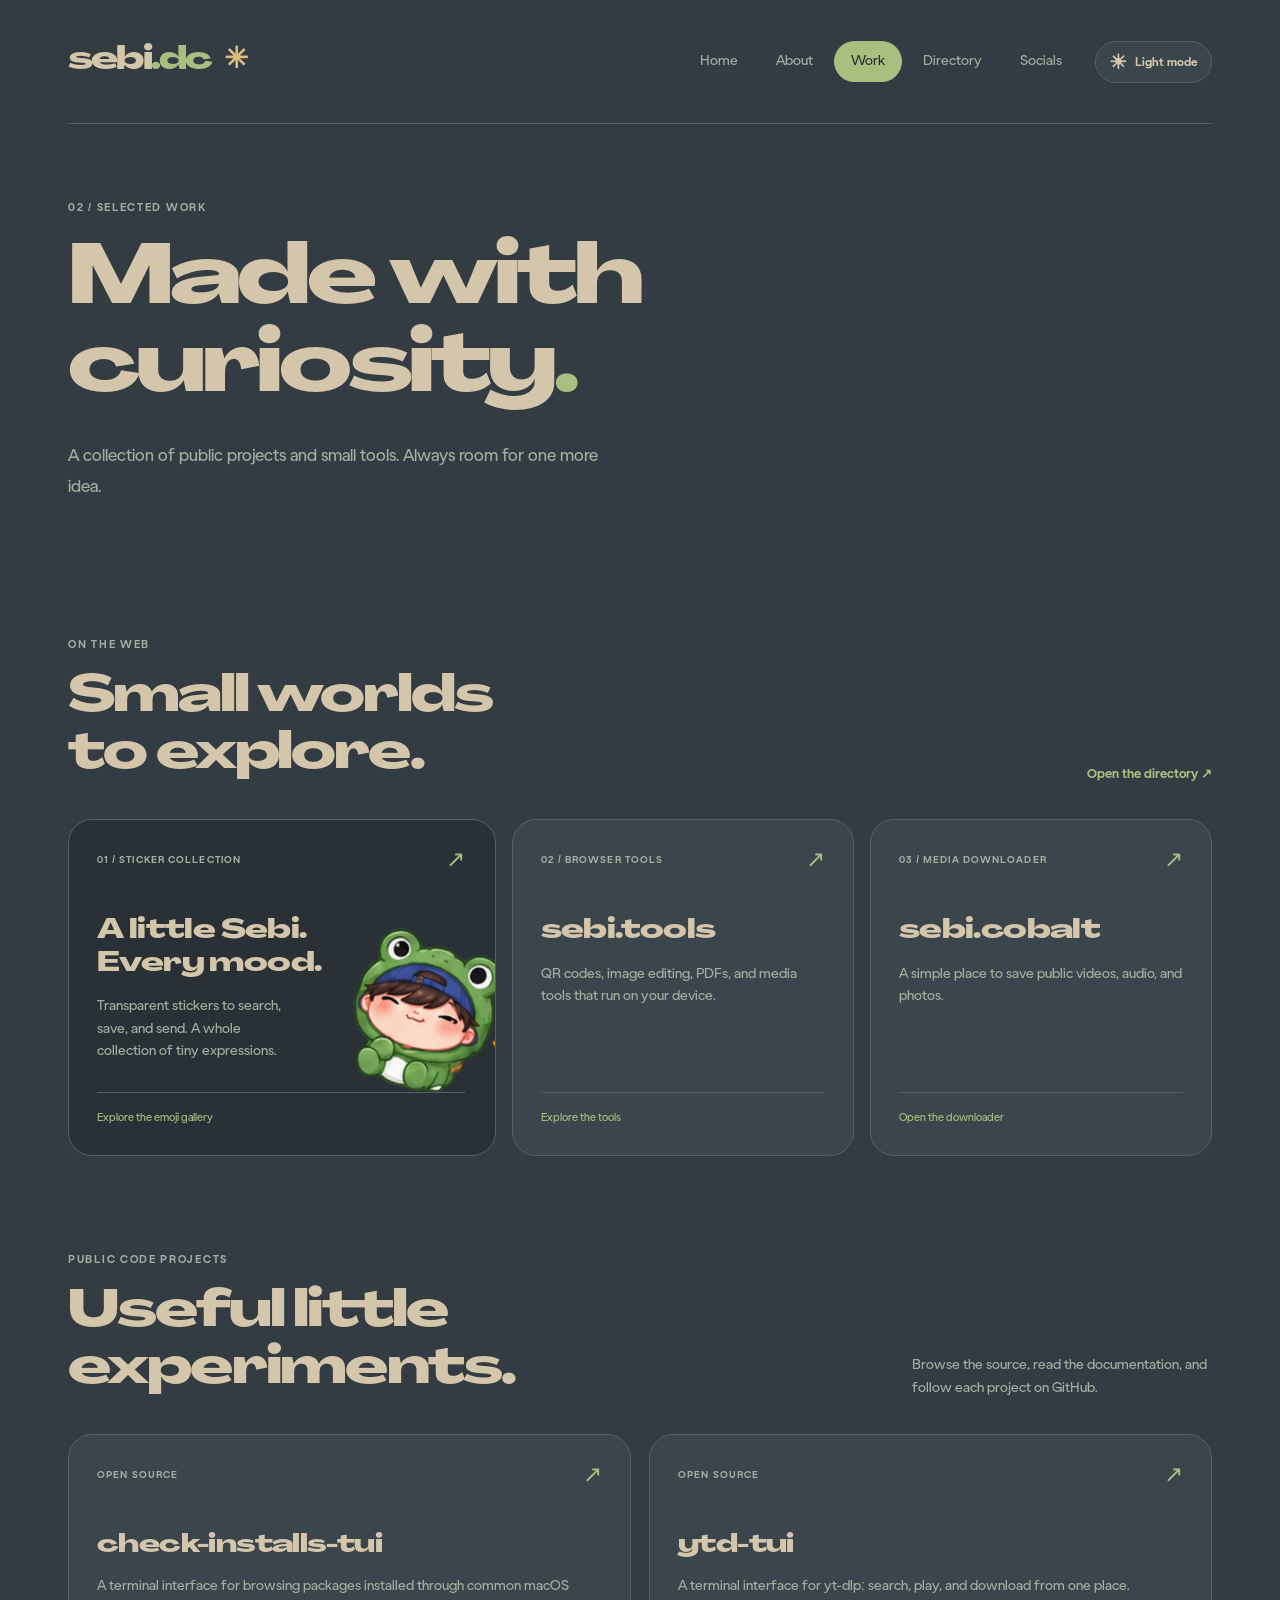
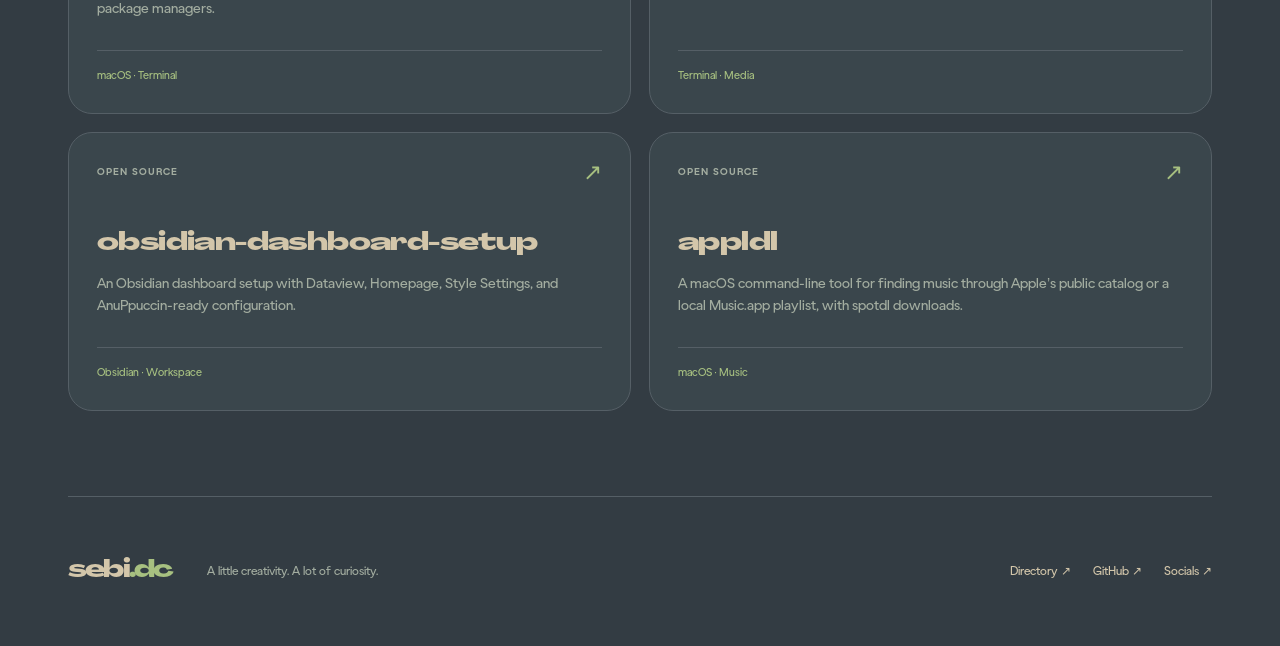
<file: work/index.html>
<!doctype html><html lang="en"><head><meta charset="utf-8"><meta name="viewport" content="width=device-width, initial-scale=1"><meta name="theme-color" content="#333c43"><meta name="description" content="Explore Sebi’s public websites and terminal tools."><title>Work — Sebi dela Cruz</title><link rel="canonical" href="https://sebidc.github.io/work/"><meta property="og:title" content="Work — Sebi dela Cruz"><meta property="og:description" content="Explore Sebi’s public websites and terminal tools."><meta property="og:type" content="website"><meta property="og:url" content="https://sebidc.github.io/work/"><meta property="og:image" content="https://sebidc.github.io/assets/images/sebi-camera.png"><script>(()=>{let theme='dark';try{if(localStorage.getItem('sebi-theme')==='light')theme='light'}catch{}document.documentElement.dataset.theme=theme;document.querySelector('meta[name="theme-color"]')?.setAttribute('content',theme==='light'?'#f2efdf':'#333c43')})();</script><link rel="icon" type="image/svg+xml" href="/assets/favicon.svg"><link rel="preload" href="/assets/fonts/agrandir-grand-heavy.woff2" as="font" type="font/woff2" crossorigin><link rel="stylesheet" href="/assets/style.css"><script src="/assets/site.js" defer></script></head><body class="page-work"><a class="skip-link" href="#main">Skip to content</a><div class="site-shell"><header class="site-header"><a class="wordmark" href="/" aria-label="Sebi home">sebi<span class="green">.dc</span><span class="wordmark-star" aria-hidden="true">✳</span></a><div class="header-actions"><nav aria-label="Main navigation"><a href="/" >Home</a><a href="/about/" >About</a><a href="/work/" aria-current="page">Work</a><a href="/directory/" >Directory</a><a href="/socials/" >Socials</a></nav><button class="theme-toggle" type="button" data-theme-toggle aria-label="Switch to light mode" title="Switch to light mode"><span class="theme-icon" aria-hidden="true">☀</span><span class="theme-label">Light mode</span></button></div></header><main id="main"><section class="page-intro"><p class="eyebrow">02 / SELECTED WORK</p><h1>Made with<br>curiosity<span class="green">.</span></h1><p class="intro-copy">A collection of public projects and small tools. Always room for one more idea.</p></section><section><div class="section-heading"><div><p class="eyebrow">ON THE WEB</p><h2>Small worlds<br>to explore.</h2></div><a class="text-link" href="/directory/">Open the directory ↗</a></div><div class="project-grid"><a class="project-card with-art" href="https://sebidc.github.io/sebi.emojis/" target="_blank" rel="noopener noreferrer"><div class="card-top"><span class="eyebrow">01 / STICKER COLLECTION</span><span class="arrow" aria-hidden="true">↗</span></div><div class="card-art"><img src="/assets/images/sebi-frog.png" alt="" loading="lazy"></div><h3>A little Sebi.<br>Every mood.</h3><p>Transparent stickers to search, save, and send. A whole collection of tiny expressions.</p><span class="card-tag">Explore the emoji gallery</span></a><a class="project-card " href="https://sebidc.github.io/sebi.tools/" target="_blank" rel="noopener noreferrer"><div class="card-top"><span class="eyebrow">02 / BROWSER TOOLS</span><span class="arrow" aria-hidden="true">↗</span></div><h3>sebi.tools</h3><p>QR codes, image editing, PDFs, and media tools that run on your device.</p><span class="card-tag">Explore the tools</span></a><a class="project-card " href="https://sebidc.github.io/sebi.cobalt/" target="_blank" rel="noopener noreferrer"><div class="card-top"><span class="eyebrow">03 / MEDIA DOWNLOADER</span><span class="arrow" aria-hidden="true">↗</span></div><h3>sebi.cobalt</h3><p>A simple place to save public videos, audio, and photos.</p><span class="card-tag">Open the downloader</span></a></div></section><section id="tools"><div class="section-heading"><div><p class="eyebrow">PUBLIC CODE PROJECTS</p><h2>Useful little<br>experiments.</h2></div><p>Browse the source, read the documentation, and follow each project on GitHub.</p></div><div class="tool-grid"><a class="project-card " href="https://github.com/sebidc/check-installs-tui" target="_blank" rel="noopener noreferrer"><div class="card-top"><span class="eyebrow">OPEN SOURCE</span><span class="arrow" aria-hidden="true">↗</span></div><h3>check-installs-tui</h3><p>A terminal interface for browsing packages installed through common macOS package managers.</p><span class="card-tag">macOS · Terminal</span></a><a class="project-card " href="https://github.com/sebidc/ytd-tui" target="_blank" rel="noopener noreferrer"><div class="card-top"><span class="eyebrow">OPEN SOURCE</span><span class="arrow" aria-hidden="true">↗</span></div><h3>ytd-tui</h3><p>A terminal interface for yt-dlp: search, play, and download from one place.</p><span class="card-tag">Terminal · Media</span></a><a class="project-card " href="https://github.com/sebidc/obsidian-dashboard-setup" target="_blank" rel="noopener noreferrer"><div class="card-top"><span class="eyebrow">OPEN SOURCE</span><span class="arrow" aria-hidden="true">↗</span></div><h3>obsidian-dashboard-setup</h3><p>An Obsidian dashboard setup with Dataview, Homepage, Style Settings, and AnuPpuccin-ready configuration.</p><span class="card-tag">Obsidian · Workspace</span></a><a class="project-card " href="https://github.com/sebidc/appldl" target="_blank" rel="noopener noreferrer"><div class="card-top"><span class="eyebrow">OPEN SOURCE</span><span class="arrow" aria-hidden="true">↗</span></div><h3>appldl</h3><p>A macOS command-line tool for finding music through Apple’s public catalog or a local Music.app playlist, with spotdl downloads.</p><span class="card-tag">macOS · Music</span></a></div></section></main><footer><a class="wordmark" href="/">sebi<span class="green">.dc</span></a><p>A little creativity. A lot of curiosity.</p><div><a href="/directory/">Directory ↗</a><a href="https://github.com/sebidc" target="_blank" rel="noopener noreferrer">GitHub ↗</a><a href="/socials/">Socials ↗</a></div></footer></div></body></html>
</file>
<file: assets/style.css>
@font-face{font-family:Agrandir;src:url('/assets/fonts/agrandir-grand-heavy.woff2') format('woff2');font-weight:900;font-display:swap}@font-face{font-family:Gramatika;src:url('/assets/fonts/gramatika-regular.otf') format('opentype');font-weight:400;font-display:swap}@font-face{font-family:Gramatika;src:url('/assets/fonts/gramatika-bold.otf') format('opentype');font-weight:700;font-display:swap}
:root{--bg:#333c43;--dim:#293136;--panel:#3a464c;--surface:#434f55;--line:#555f66;--fg:#d3c6aa;--muted:#a3ada0;--green:#a7c080;--yellow:#dbbc7f;--blue:#7fbbb3;--radius:24px;color-scheme:dark}*{box-sizing:border-box}html{scroll-behavior:smooth;scroll-padding-top:30px}body{margin:0;background:var(--bg);color:var(--fg);font-family:Gramatika,Arial,sans-serif;font-size:16px;line-height:1.6}a{color:inherit;text-decoration:none}button,input{font:inherit}button,a,input{-webkit-tap-highlight-color:transparent}button{cursor:pointer}a,button{touch-action:manipulation}a:focus-visible,button:focus-visible,input:focus-visible{outline:3px solid var(--yellow);outline-offset:5px}img{display:block;max-width:100%}.site-shell{max-width:1240px;margin:auto;padding:0 48px}.site-header{min-height:124px;display:flex;align-items:center;justify-content:space-between;border-bottom:1px solid var(--line);gap:24px}.wordmark{font-family:Agrandir,Arial,sans-serif;font-weight:900;font-size:32px;letter-spacing:-1.8px;display:inline-flex;align-items:center;gap:0;white-space:nowrap}.wordmark-star{color:var(--yellow);font-size:29px;margin-left:13px}.green{color:var(--green)}.muted{color:var(--muted)}nav{display:flex;gap:4px;align-items:center}nav a{font-size:14px;padding:9px 17px;border-radius:30px;color:var(--muted);transition:.2s}nav a:hover{background:var(--panel);color:var(--fg)}nav a[aria-current=page]{background:var(--green);color:var(--dim)}h1,h2,h3,p{margin-top:0}h1,h2,h3{font-family:Agrandir,Arial,sans-serif;font-weight:900}h1{font-size:clamp(54px,6.5vw,86px);line-height:1.06;letter-spacing:-4px;margin-bottom:26px}h2{font-size:clamp(35px,4vw,52px);line-height:1.12;letter-spacing:-2.1px;margin-bottom:0}h3{font-size:24px;line-height:1.2;letter-spacing:-.6px;margin-bottom:14px}p{margin-bottom:20px}.eyebrow{font-size:11px;font-weight:700;letter-spacing:1.7px;text-transform:uppercase;color:var(--muted);margin-bottom:22px}.dot{display:inline-block;background:var(--green);border-radius:50%;width:7px;height:7px;margin-right:8px;vertical-align:middle}.hero{display:grid;grid-template-columns:1.14fr 1fr;gap:20px;min-height:655px;align-items:center;padding:65px 0 60px}.hero h1{max-width:650px}.hero-description{max-width:460px;color:var(--muted);font-size:17px;line-height:1.8}.actions{display:flex;gap:12px;align-items:center;flex-wrap:wrap}.button{border:1px solid transparent;display:inline-flex;align-items:center;justify-content:center;gap:25px;min-height:48px;padding:12px 22px;border-radius:30px;font-size:14px;font-weight:700;line-height:1.4;transition:transform .2s,background .2s}.button:hover{transform:translateY(-3px)}.primary{background:var(--green);color:var(--dim)}.primary:hover{background:#bbd495}.secondary{background:transparent;border-color:var(--line);color:var(--fg)}.secondary:hover{background:var(--surface)}.hero-footnote{display:flex;gap:20px;font-size:11px;color:var(--muted);margin-top:35px}.hero-footnote span+span:before{content:'·';margin-right:20px;color:var(--green)}.hero-art{position:relative;min-height:465px;display:flex;align-items:center;justify-content:center;isolation:isolate}.hero-art:before{content:'';position:absolute;inset:65px 30px;background:radial-gradient(ellipse,#a7c08020,transparent 70%);z-index:-1}.hero-sticker{width:84%;position:relative;transform:rotate(-7deg);filter:drop-shadow(0 25px 25px #1f282c55);z-index:2}.orbit{position:absolute;border:1px solid var(--line);border-radius:50%;width:95%;height:75%;transform:rotate(-25deg)}.orbit-two{width:75%;height:98%;transform:rotate(25deg);border-style:dashed;opacity:.65}.art-star{color:var(--yellow);position:absolute;font-size:55px;line-height:1}.star-one{top:12px;right:45px}.star-two{bottom:35px;left:10px;font-size:34px;color:var(--blue)}.art-label{position:absolute;font-size:11px;color:var(--muted);letter-spacing:1px;z-index:3}.label-top{top:24px;left:24px;transform:rotate(-7deg)}.label-bottom{bottom:0;right:65px;transform:rotate(5deg)}.floating-tag{position:absolute;border:1px solid var(--line);border-radius:14px;padding:11px 15px;font-size:12px;background:var(--panel);box-shadow:0 10px 24px #26303644;z-index:4}.tag-video{top:110px;right:-10px;color:var(--yellow);transform:rotate(8deg)}.tag-code{bottom:60px;left:-10px;color:var(--blue);transform:rotate(-6deg)}.intro-strip{padding:40px 0;border-top:1px solid var(--line);border-bottom:1px solid var(--line);display:flex;align-items:center;gap:50px}.intro-strip p{font-size:21px;line-height:1.5;margin:0;flex:1}.section-number{font-size:11px;letter-spacing:1.6px;color:var(--muted)}.text-link{font-size:13px;font-weight:700;color:var(--green);white-space:nowrap}.text-link:hover{text-decoration:underline}main>section:not(.hero):not(.intro-strip):not(.page-intro):not(.contact-banner):not(.note-panel):not(.contact-layout):not(.about-layout){margin-top:95px}.section-heading{display:flex;justify-content:space-between;align-items:end;gap:45px;margin-bottom:35px}.section-heading .eyebrow{margin-bottom:16px}.section-heading>p{max-width:300px;color:var(--muted);font-size:14px;margin:0}.practice-grid{display:grid;grid-template-columns:repeat(3,1fr);gap:16px}.practice-card{padding:32px 25px;border:1px solid var(--line);border-radius:var(--radius);background:var(--panel);transition:transform .2s,border-color .2s}.practice-card:hover{transform:translateY(-5px);border-color:var(--green)}.practice-card p{color:var(--muted);font-size:14px;min-height:50px}.practice-icon{display:block;color:var(--green);font-family:Agrandir;font-size:28px;margin-bottom:34px}.practice-card:nth-child(2) .practice-icon{color:var(--yellow)}.practice-card:nth-child(3) .practice-icon{color:var(--blue)}.project-grid{display:grid;grid-template-columns:1.25fr 1fr 1fr;gap:16px}.project-card{display:flex;flex-direction:column;background:var(--panel);border:1px solid var(--line);border-radius:var(--radius);padding:28px;position:relative;overflow:hidden;transition:transform .2s,border-color .2s;min-height:310px}.project-card:hover,.destination:hover{transform:translateY(-5px);border-color:var(--green)}.card-top{display:flex;align-items:center;justify-content:space-between;gap:14px;margin-bottom:45px}.card-top .eyebrow{font-size:10px;margin:0;letter-spacing:1.1px}.arrow{color:var(--green);font-size:23px;line-height:1}.project-card h3{font-size:27px}.project-card p{color:var(--muted);font-size:14px;flex:1}.card-tag{font-size:11px;color:var(--green);border-top:1px solid var(--line);padding-top:16px;display:block;margin-top:10px}.with-art{background:var(--dim);padding-right:130px}.with-art .card-top{margin-right:-100px}.with-art h3{position:relative;z-index:2}.card-art{position:absolute;right:-24px;bottom:55px;width:175px;transform:rotate(10deg);pointer-events:none}.with-art p{position:relative;max-width:200px}.with-art .card-tag{margin-right:-100px;position:relative}.contact-banner{position:relative;display:flex;align-items:center;justify-content:space-between;padding:50px;background:var(--dim);border:1px solid var(--line);border-radius:30px;margin-top:95px;overflow:hidden;gap:25px}.contact-banner h2{position:relative;z-index:1}.contact-banner p:not(.eyebrow){color:var(--muted);font-size:14px;margin:20px 0 0}.contact-banner .button{z-index:2}.banner-star{position:absolute;font-size:240px;color:#a7c0800d;right:75px;line-height:1;transform:rotate(15deg)}footer{border-top:1px solid var(--line);margin-top:85px;min-height:150px;display:flex;gap:35px;align-items:center;padding:35px 0}footer .wordmark{font-size:24px}footer p{color:var(--muted);font-size:12px;margin:0;flex:1}footer>div{display:flex;gap:22px;font-size:12px}footer a:hover{color:var(--green)}.page-intro{padding:75px 0 40px;max-width:850px}.intro-copy{max-width:530px;font-size:17px;color:var(--muted);line-height:1.8;margin-bottom:0}.page-intro h1{margin-bottom:25px}.about-layout{display:grid;grid-template-columns:.9fr 1.2fr;gap:75px;align-items:center;margin-top:35px}.portrait-card{background:var(--dim);border:1px solid var(--line);border-radius:30px;overflow:hidden;padding:35px 30px 25px}.portrait-card img{aspect-ratio:1;object-fit:contain;filter:drop-shadow(0 20px 20px #151e2244)}.portrait-card>span{font-size:10px;letter-spacing:1.2px;text-transform:uppercase;color:var(--muted);display:block;text-align:center}.about-copy h2{margin-bottom:26px}.about-copy p{color:var(--muted);font-size:16px;line-height:1.9}.skill-tags{display:flex;flex-wrap:wrap;gap:12px}.skill-tags span{background:var(--panel);border:1px solid var(--line);border-radius:50px;padding:12px 22px;font-size:14px}.note-panel{margin-top:65px;display:flex;align-items:center;justify-content:space-between;gap:35px;padding:32px;background:var(--panel);border:1px solid var(--line);border-radius:var(--radius)}.note-panel .eyebrow{margin-bottom:10px}.note-panel h3{font-size:22px}.note-panel p:not(.eyebrow){font-size:14px;color:var(--muted);margin:0}.note-star{font-size:55px;color:var(--green)}.artwork-grid{display:grid;grid-template-columns:repeat(3,1fr);gap:20px}.artwork-card{margin:0;background:var(--panel);border:1px solid var(--line);border-radius:var(--radius);overflow:hidden}.artwork-card img{width:100%;aspect-ratio:864/1219;object-fit:cover;transition:transform .3s}.artwork-card a{display:block;overflow:hidden}.artwork-card a:hover img{transform:scale(1.025)}.artwork-card figcaption{display:flex;justify-content:space-between;font-size:12px;padding:18px 20px;color:var(--muted)}.tool-grid{display:grid;grid-template-columns:repeat(2,1fr);gap:18px}.tool-grid .project-card{min-height:260px}.tool-grid h3{overflow-wrap:anywhere;font-size:25px}.directory-toolbar{display:flex;justify-content:space-between;align-items:center;gap:25px}.filter-group{display:flex;gap:8px;flex-wrap:wrap}.filter{background:var(--panel);border:1px solid var(--line);color:var(--muted);border-radius:30px;padding:9px 18px;font-size:13px}.filter:hover{color:var(--fg)}.filter.active{background:var(--green);color:var(--dim);border-color:var(--green)}.search-box{display:flex;align-items:center;gap:12px;border:1px solid var(--line);border-radius:30px;padding:9px 17px;color:var(--muted);background:var(--dim)}.search-box input{background:transparent;border:0;min-width:0;width:180px;color:var(--fg);font-size:13px;outline:none}.search-box input::placeholder{color:var(--muted)}.search-box:focus-within{outline:2px solid var(--yellow)}.result-count{font-size:11px;color:var(--muted);margin:20px 0}.directory-grid{display:grid;grid-template-columns:repeat(3,1fr);gap:18px}.destination{padding:25px;display:flex;flex-direction:column;min-height:260px;border:1px solid var(--line);border-radius:var(--radius);background:var(--panel);transition:.2s}.destination h3{font-size:26px}.destination p{font-size:14px;color:var(--muted);flex:1}.destination .card-top{margin-bottom:30px}.route{font-family:monospace;font-size:11px;color:var(--blue);overflow-wrap:anywhere}.empty-state{padding:50px;text-align:center;color:var(--muted)}[hidden]{display:none!important}.contact-layout{display:grid;grid-template-columns:1fr 1fr;gap:90px;align-items:center;margin-top:30px}.contact-illustration{position:relative;text-align:center;background:var(--dim);border:1px solid var(--line);padding:35px;border-radius:30px}.contact-illustration img{width:70%;margin:0 auto 15px;transform:rotate(-7deg)}.contact-illustration .art-star{top:35px;right:35px}.contact-illustration p{font-family:Agrandir;font-size:25px;line-height:1.3;margin:0}.social-link{display:flex;justify-content:space-between;padding:21px 0;font-size:24px;border-bottom:1px solid var(--line)}.social-link:hover{color:var(--green)}.social-link span:last-child{color:var(--green)}.contact-note{color:var(--muted);font-size:13px;margin-top:25px;max-width:330px}.skip-link{position:fixed;top:10px;left:10px;z-index:20;background:var(--green);color:var(--dim);padding:10px 20px;border-radius:10px;transform:translateY(-160%)}.skip-link:focus{transform:translateY(0)}
@media(min-width:1500px){.site-shell{max-width:1320px}.hero{min-height:730px}h1{font-size:92px}}
@media(max-width:1000px){.site-shell{padding:0 32px}.hero{gap:0;min-height:590px}h1{font-size:64px;letter-spacing:-3px}.hero-art{min-height:400px}.hero-footnote{gap:10px}.hero-footnote span+span:before{margin-right:10px}.floating-tag{font-size:10px}.tag-video{right:0}.project-grid{grid-template-columns:1fr 1fr}.project-grid .with-art{grid-column:1/-1;min-height:270px;padding-right:240px}.card-art{width:220px;right:30px;bottom:15px}.with-art p{max-width:400px}.with-art .card-top,.with-art .card-tag{margin-right:0}.intro-strip{gap:25px}.intro-strip p{font-size:18px}.practice-card{padding:25px 20px}.practice-card h3{font-size:21px}footer{gap:22px;flex-wrap:wrap}footer>div{gap:15px}.directory-grid{grid-template-columns:repeat(2,1fr)}.directory-toolbar{align-items:start;flex-direction:column;gap:18px}.search-box{width:100%}.search-box input{width:100%}.about-layout{gap:40px}.contact-layout{gap:45px}}
@media(max-width:700px){.site-shell{padding:0 22px}.site-header{min-height:126px;flex-direction:column;justify-content:center;gap:18px;padding:22px 0}.wordmark{font-size:28px}nav{width:100%;justify-content:center;gap:0}nav a{font-size:12px;padding:8px 12px}.hero{grid-template-columns:1fr;padding:48px 0 35px;gap:20px}.hero h1{font-size:60px;letter-spacing:-3.3px}.hero-description{font-size:16px;max-width:430px}.hero .eyebrow{font-size:10px;letter-spacing:1.2px;margin-bottom:24px}.button{padding:12px 20px;font-size:13px;gap:16px}.hero-footnote{margin-top:25px;font-size:10px;gap:10px;flex-wrap:wrap}.hero-art{min-height:370px;max-width:430px;width:100%;margin:auto}.hero-sticker{max-height:300px;object-fit:contain;width:80%}.orbit{width:90%;height:80%}.orbit-two{width:75%;height:100%}.star-one{top:5px;right:25px}.label-top{left:25px;top:15px}.label-bottom{bottom:3px;right:30px}.tag-video{top:85px;right:0}.tag-code{bottom:40px;left:0}.intro-strip{align-items:start;gap:20px;flex-direction:column;padding:30px 0}.intro-strip p{font-size:18px}.section-heading{align-items:start;flex-direction:column;gap:20px;margin-bottom:26px}.section-heading>p{max-width:400px}.section-heading .eyebrow{font-size:10px}.practice-grid{grid-template-columns:1fr}.practice-card{padding:26px}.practice-card h3{font-size:25px}.practice-icon{margin-bottom:20px}.practice-card p{min-height:0}.project-grid{grid-template-columns:1fr}.project-grid .with-art{grid-column:auto;padding-right:110px;min-height:330px}.with-art p{max-width:195px}.card-art{width:165px;right:-25px;bottom:50px}.project-card{min-height:260px;padding:26px}.with-art .card-top,.with-art .card-tag{margin-right:-75px}.project-card h3{font-size:27px}.contact-banner{padding:30px;flex-direction:column;align-items:start;margin-top:65px}.contact-banner h2{font-size:40px}.contact-banner .button{margin-top:8px}.banner-star{right:-20px;bottom:0}.contact-banner p:not(.eyebrow){max-width:230px}main>section:not(.hero):not(.intro-strip):not(.page-intro):not(.contact-banner):not(.note-panel):not(.contact-layout):not(.about-layout){margin-top:65px}h2{font-size:38px;letter-spacing:-1.8px}footer{margin-top:60px;gap:18px;align-items:start;flex-direction:column;padding:30px 0}footer p{font-size:12px}footer>div{gap:25px}.page-intro{padding:50px 0 20px}.page-intro h1{font-size:53px;letter-spacing:-2.8px}.intro-copy{font-size:16px}.about-layout,.contact-layout{grid-template-columns:1fr;gap:35px;margin-top:25px}.portrait-card{max-width:430px}.portrait-card img{max-height:300px;margin:auto}.about-copy p{font-size:15px}.skill-tags{gap:9px}.skill-tags span{padding:10px 16px;font-size:12px}.note-panel{padding:25px;gap:25px;align-items:start;flex-direction:column;margin-top:50px}.note-panel h3{font-size:21px}.note-star{align-self:end}.artwork-grid{grid-template-columns:1fr;gap:24px}.artwork-card{max-width:440px;margin:auto}.tool-grid,.directory-grid{grid-template-columns:1fr}.tool-grid .project-card{min-height:250px}.filter-group{gap:7px}.filter{padding:9px 13px;font-size:12px}.destination{min-height:235px}.contact-illustration img{width:65%;max-height:230px;object-fit:contain}.contact-links{padding:0 5px}.empty-state{padding:35px 10px}}
@media(prefers-reduced-motion:reduce){html{scroll-behavior:auto}*,*:before,*:after{transition:none!important}}
@media print{body{background:white;color:#222}.site-shell{max-width:none;padding:0}.site-header,footer,.skip-link,.portrait-card,.note-panel,.button{display:none}.page-intro{padding:0 0 20px}h1{font-size:40px}.about-layout{display:block;margin:0}.about-copy p,.intro-copy,.eyebrow{color:#444}.green{color:#222}.skills-section{margin-top:30px!important}.skill-tags span{background:white;border:1px solid #ccc;color:#222}.page-intro h1 br{display:none}h2{font-size:25px}.about-copy h2{margin-bottom:12px}}
.hero-copy{min-width:0}
@media(max-width:700px){.hero h1,.page-intro h1{font-size:clamp(36px,11.5vw,53px);letter-spacing:-2.3px}.hero-art{min-width:0}.contact-illustration p{font-size:23px}}
@media(max-width:700px){.hero-art{overflow:clip}}
.social-grid{display:grid;grid-template-columns:repeat(4,minmax(0,1fr));gap:15px}.social-card{display:flex;flex-direction:column;min-height:190px;padding:25px;background:var(--panel);border:1px solid var(--line);border-radius:22px;transition:transform .2s,border-color .2s}.social-card[href]:hover{transform:translateY(-4px);border-color:var(--green)}.social-card h3{font-size:21px;overflow-wrap:anywhere;margin:18px 0 12px}.social-symbol{font-size:24px;color:var(--green);line-height:1}.social-status{font-size:11px;color:var(--green);margin-top:auto}.social-card.placeholder{background:transparent;border-style:dashed}.placeholder .social-symbol,.placeholder .social-status{color:var(--muted)}.placeholder h3{color:var(--muted)}
@media(max-width:1000px){.social-grid{grid-template-columns:repeat(3,minmax(0,1fr))}}
@media(max-width:700px){.social-grid{grid-template-columns:repeat(2,minmax(0,1fr));gap:12px}.social-card{padding:20px;min-height:170px}.social-card h3{font-size:18px}.section-heading h2{font-size:clamp(30px,9.3vw,38px)}.page-socials h1{font-size:clamp(34px,10.5vw,53px)}}
.portrait-card{background:transparent;border:0;border-radius:0;padding:0;overflow:visible}.portrait-card img{width:100%;max-width:360px;margin:0 auto 24px}

.about-emoji-art{min-height:420px;margin-bottom:24px;overflow:clip}.about-emoji-art img{width:80%;max-width:340px;margin:0;transform:rotate(-5deg)}.about-emoji-art .tag-video{right:6px;top:105px}.about-emoji-art .tag-code{left:6px;bottom:48px}.about-emoji-art .star-one{right:24px;top:14px}.about-emoji-art .label-top{left:24px;top:22px}.portrait-card{min-width:0}
@media(max-width:700px){.about-emoji-art{min-height:370px;margin-bottom:20px}.about-emoji-art img{max-height:290px}.about-emoji-art .tag-video{top:80px}.about-emoji-art .tag-code{bottom:35px}}

:root[data-theme="light"]{color-scheme:light;--bg:#f2efdf;--dim:#e5e1cf;--panel:#faf7eb;--surface:#eae6d5;--line:#c4c6b5;--fg:#3d4841;--muted:#636e60;--green:#527338;--yellow:#8a661b;--blue:#326d67}
.theme-toggle{display:inline-flex;align-items:center;justify-content:center;gap:8px;min-width:42px;min-height:42px;border:1px solid var(--line);border-radius:30px;padding:8px 13px;background:var(--panel);color:var(--fg);white-space:nowrap;font:700 12px Gramatika,Arial,sans-serif;cursor:pointer}.theme-toggle:hover{background:var(--surface)}.theme-icon{font-family:Arial,sans-serif;font-size:20px;line-height:1}
:root[data-theme="light"] .primary{color:#faf7eb}:root[data-theme="light"] .primary:hover{background:#45642e}:root[data-theme="light"] .filter.active,:root[data-theme="light"] .filter[aria-pressed=true]{color:#faf7eb}:root[data-theme="light"] .skip-link{color:#faf7eb}
@media(max-width:1000px){.theme-toggle{width:42px;padding:8px}.theme-label{display:none}}
@media print{.theme-toggle{display:none}}

.header-actions{display:flex;align-items:center;gap:16px}:root[data-theme="light"] nav a[aria-current=page]{color:#faf7eb}:root[data-theme="light"] .banner-star{color:#52733812}
@media(max-width:1000px){.header-actions{gap:10px}nav a{padding-inline:12px}}
@media(max-width:700px){.site-header{display:grid;grid-template-columns:1fr auto;min-height:126px;gap:18px}.header-actions{display:contents}.site-header .wordmark{grid-column:1;grid-row:1}.site-header .theme-toggle{grid-column:2;grid-row:1}.site-header nav{grid-column:1/-1;grid-row:2}}
@media(max-width:700px){.site-header nav{min-width:0}.site-header nav a{padding:8px 9px;font-size:11px}}

.home-emoji{position:relative;display:block;border:0;padding:0;background:transparent;cursor:pointer;isolation:isolate;line-height:0;border-radius:18px}.home-emoji img{display:block;width:100%;height:auto;object-fit:contain;transform-origin:50% 85%}.home-emoji::after{content:"";position:absolute;inset:0;pointer-events:none;opacity:0;background:linear-gradient(110deg,transparent 32%,#ffffff15 40%,#ffffffbb 48%,#ffffffdd 50%,#ffffff30 56%,transparent 64%);background-size:300% 100%;background-position:100% 0;mask-image:var(--sticker-image);mask-size:contain;mask-position:center;mask-repeat:no-repeat;-webkit-mask-image:var(--sticker-image);-webkit-mask-size:contain;-webkit-mask-position:center;-webkit-mask-repeat:no-repeat;transform-origin:50% 85%}.home-emoji.celebrate img{animation:sticker-hop .75s ease-in-out}.home-emoji.celebrate::after{animation:sticker-hop .75s ease-in-out,sticker-shine .8s ease-in-out}
@keyframes sticker-hop{0%,100%{transform:translateY(0) rotate(0) scale(1)}18%{transform:translateY(5px) rotate(-4deg) scale(1.04,.96)}42%{transform:translateY(-18px) rotate(6deg) scale(.98,1.04)}64%{transform:translateY(-5px) rotate(-5deg) scale(1.02)}82%{transform:translateY(2px) rotate(2deg) scale(1.02,.98)}}
@keyframes sticker-shine{0%{opacity:0;background-position:100% 0}18%{opacity:.9}85%{opacity:.9}100%{opacity:0;background-position:0% 0}}
@media(prefers-reduced-motion:reduce){.home-emoji.celebrate img,.home-emoji.celebrate::after{animation:none}}

.hero-art .home-emoji{filter:none}.hero-art .home-emoji img{filter:drop-shadow(0 20px 20px #151e2233)}.about-emoji-art .home-emoji{width:80%;max-width:340px;transform:rotate(-5deg)}.about-emoji-art .home-emoji img{width:100%;max-width:none;margin:0;transform:none;max-height:340px}.social-icon{display:block;width:32px;height:32px;fill:currentColor;color:var(--green)}.social-card:nth-child(3n+2) .social-icon{color:var(--blue)}.social-card:nth-child(3n) .social-icon{color:var(--yellow)}.social-card h3{margin-bottom:6px}.social-username{font:12px/1.5 Gramatika,Arial,sans-serif;color:var(--muted);margin-bottom:18px;overflow-wrap:anywhere}.social-card{min-height:215px}.placeholder .social-icon{opacity:.85}
@media(max-width:700px){.about-emoji-art .home-emoji img{max-height:290px}.social-card{min-height:190px}}
</file>
